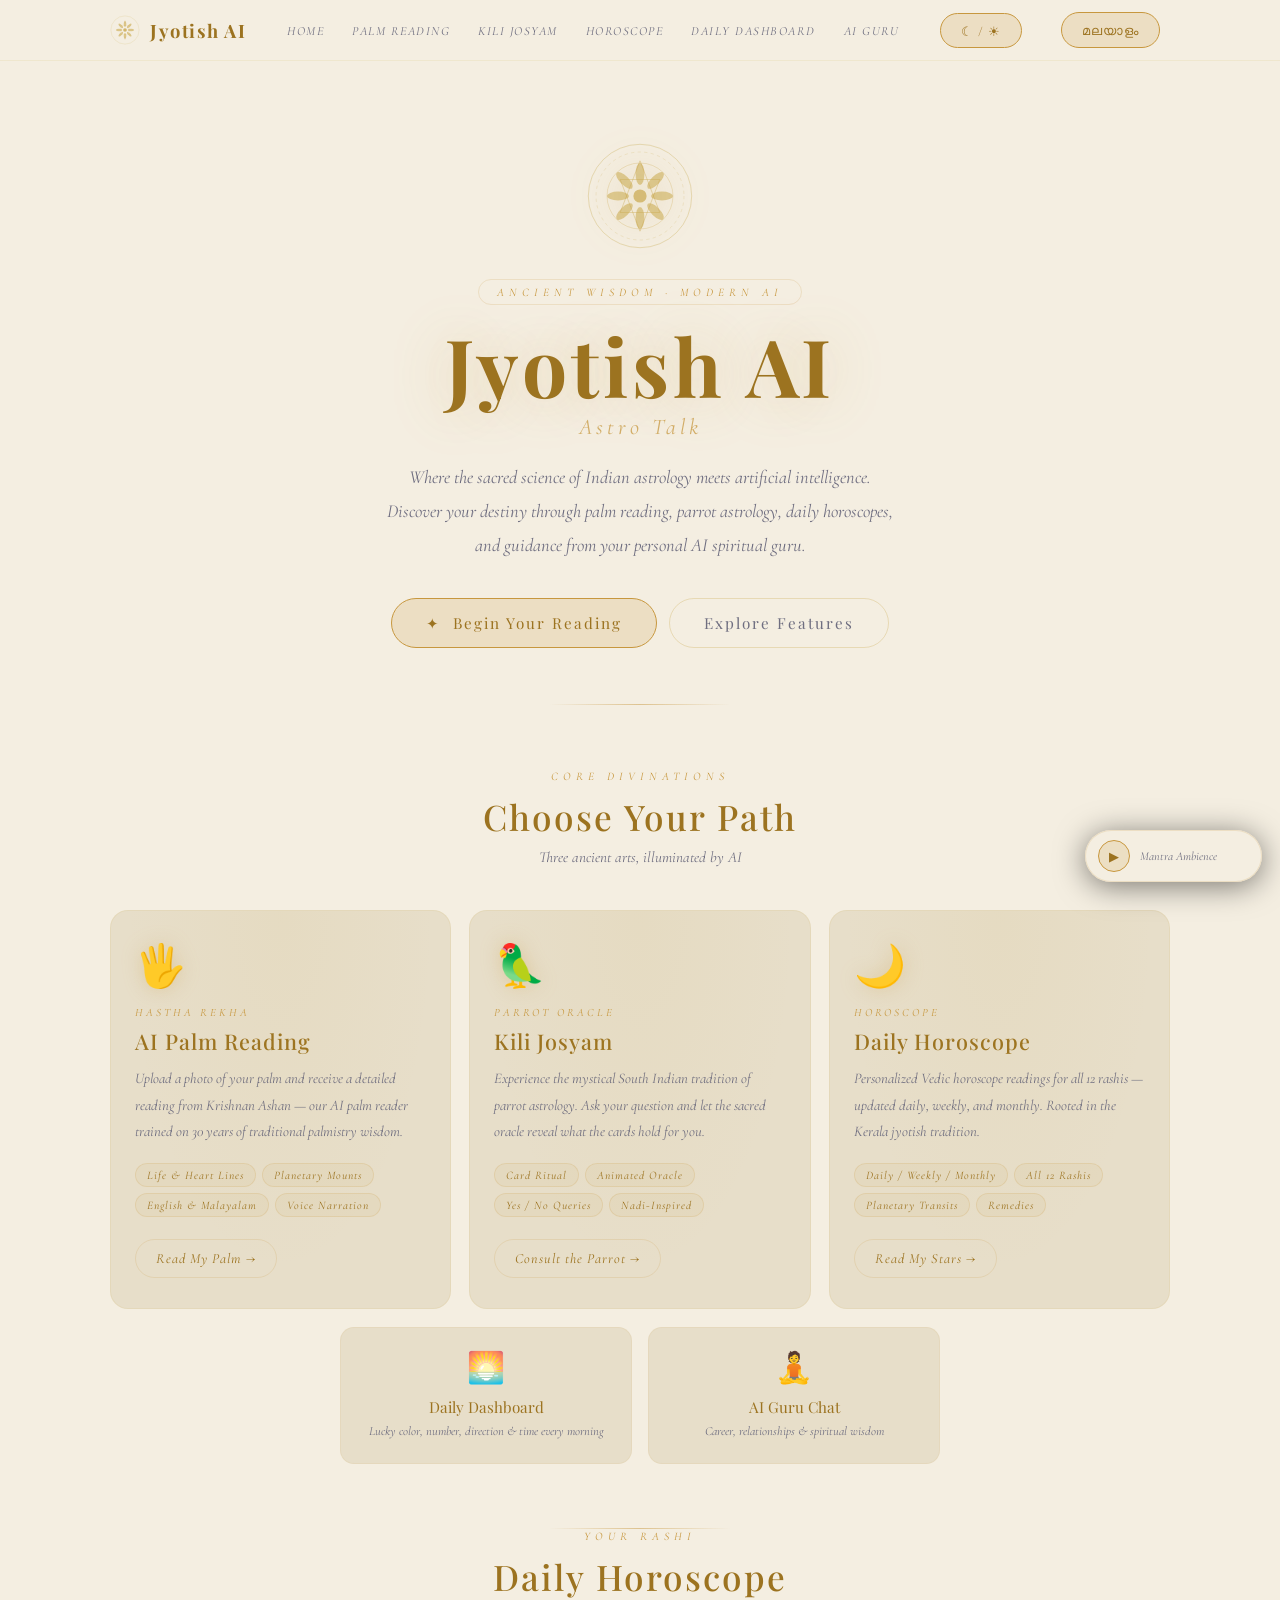
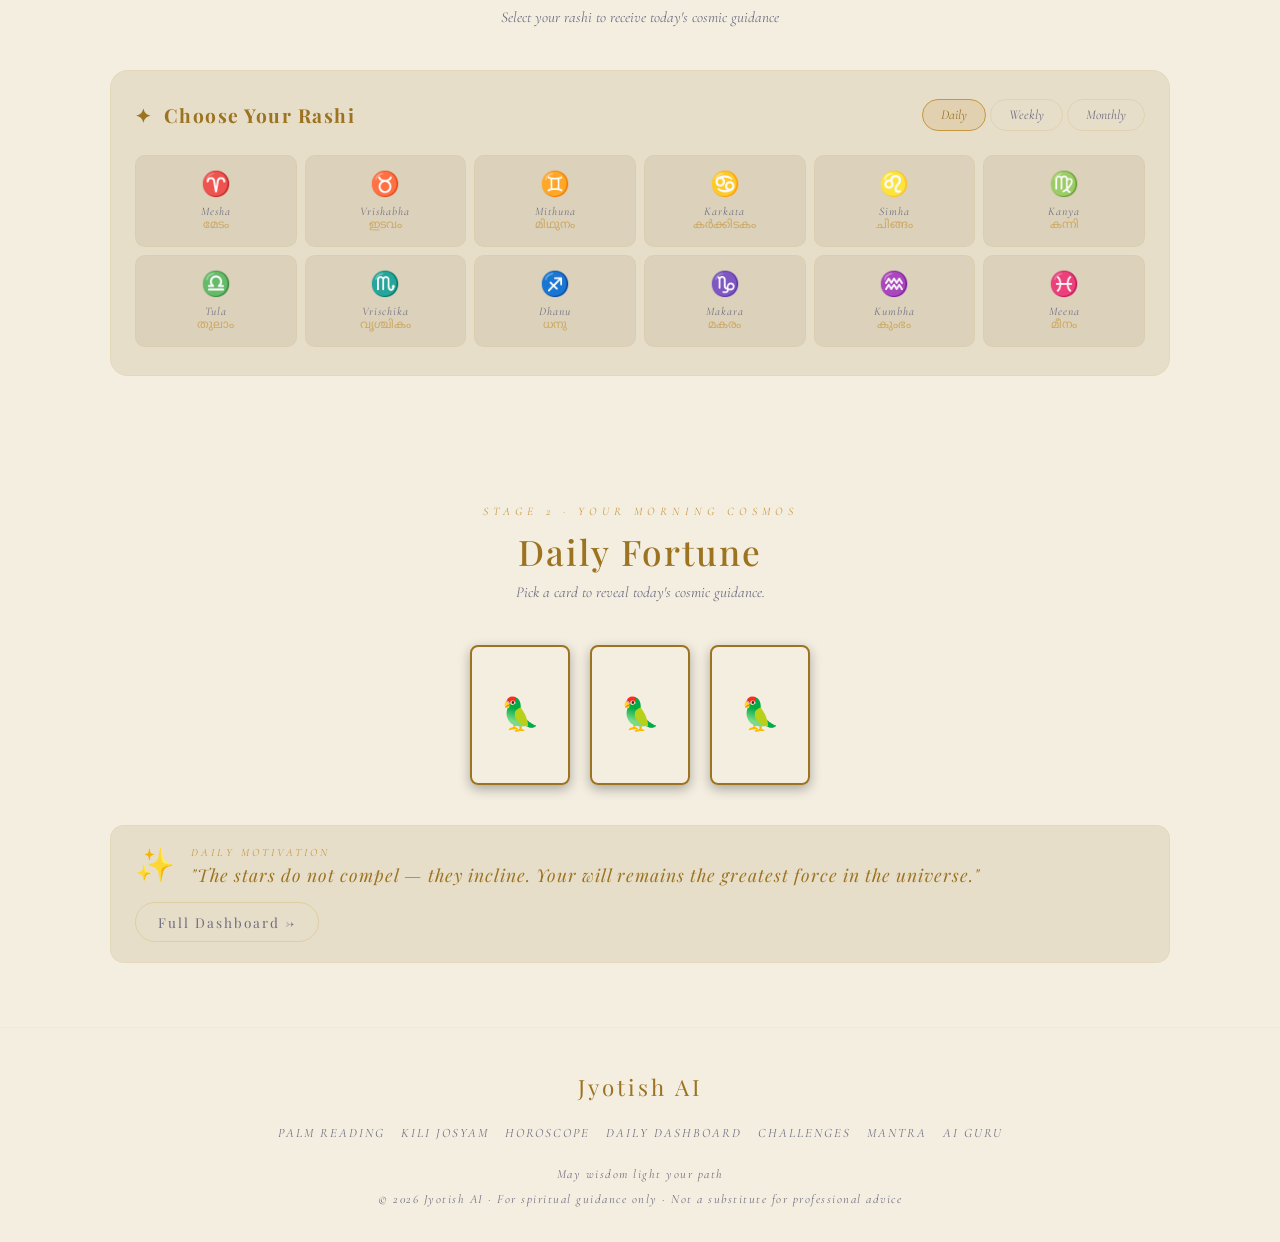
<file: frontend/index.html>
<!DOCTYPE html>
<html lang="en">

<head>
  <meta charset="UTF-8">
  <meta name="viewport" content="width=device-width, initial-scale=1.0">
  <title data-i18n="site_title">Jyotish AI</title>
  <link
    href="https://fonts.googleapis.com/css2?family=Playfair+Display:wght@400;500;700&family=Cormorant+Garamond:ital,wght@0,300;0,400;0,500;1,300;1,400&family=Noto+Sans+Malayalam:wght@300;400;500&display=swap"
    rel="stylesheet">
  <link rel="stylesheet" href="css/style.css">
</head>

<body>

  <!-- cosmos canvas -->
  <canvas id="cosmosCanvas"></canvas>

  <!-- ambient music -->
  <div class="music-bar">
    <button class="music-btn" id="musicBtn" onclick="toggleMusic()" aria-label="Toggle ambient music">▶</button>
    <span class="music-label">Mantra Ambience</span>
    <div class="music-waves" id="musicWaves">
      <span></span><span></span><span></span><span></span>
    </div>
  </div>

  <!-- mobile nav drawer -->
    <div class="nav-drawer" id="navDrawer" role="dialog" aria-label="Navigation menu">
    <button class="nav-drawer-close" onclick="closeDrawer()" aria-label="Close menu">✕</button>
    <a href="index.html" onclick="closeDrawer()"><span data-i18n="nav_home">Home</span></a>
    <a href="palm.html" onclick="closeDrawer()">Palm Reading</a>
    <a href="kili.html" onclick="closeDrawer()">Kili Josyam</a>
    <a href="horoscope.html" onclick="closeDrawer()">Horoscope</a>
    <a href="daily.html" onclick="closeDrawer()">Daily</a>
    <a href="guru.html" onclick="closeDrawer()">AI Guru</a>
  </div>

  <div class="page">

    <!-- NAV -->
    <nav>
      <div class="nav-inner">
        <a class="nav-logo" href="index.html">
          <svg viewBox="0 0 100 100" fill="none" aria-hidden="true">
            <circle cx="50" cy="50" r="47" stroke="#c9a84c" stroke-width="1" opacity=".5" />
            <circle cx="50" cy="50" r="6" fill="#c9a84c" opacity=".8" />
            <g opacity=".6">
              <ellipse cx="50" cy="30" rx="4" ry="10" fill="#c9a84c" />
              <ellipse cx="50" cy="30" rx="4" ry="10" fill="#c9a84c" transform="rotate(45,50,50)" />
              <ellipse cx="50" cy="30" rx="4" ry="10" fill="#c9a84c" transform="rotate(90,50,50)" />
              <ellipse cx="50" cy="30" rx="4" ry="10" fill="#c9a84c" transform="rotate(135,50,50)" />
              <ellipse cx="50" cy="30" rx="4" ry="10" fill="#c9a84c" transform="rotate(180,50,50)" />
              <ellipse cx="50" cy="30" rx="4" ry="10" fill="#c9a84c" transform="rotate(225,50,50)" />
              <ellipse cx="50" cy="30" rx="4" ry="10" fill="#c9a84c" transform="rotate(270,50,50)" />
              <ellipse cx="50" cy="30" rx="4" ry="10" fill="#c9a84c" transform="rotate(315,50,50)" />
            </g>
            <polygon points="50,18 68,65 32,65" stroke="#c9a84c" stroke-width="0.7" fill="none" opacity=".5" />
            <polygon points="50,82 32,35 68,35" stroke="#c9a84c" stroke-width="0.7" fill="none" opacity=".5" />
          </svg>
          <span data-i18n="site_title">Jyotish AI</span>
        </a>
                <ul class="nav-links">
          <li><a href="index.html"><span data-i18n="nav_home">Home</span></a></li>
          <li><a href="palm.html"><span data-i18n="nav_palm">Palm Reading</span></a></li>
          <li><a href="kili.html"><span data-i18n="nav_kili">Kili Josyam</span></a></li>
          <li><a href="horoscope.html"><span data-i18n="nav_horo">Horoscope</span></a></li>
          <li><a href="daily.html"><span data-i18n="nav_daily">Daily Dashboard</span></a></li>
          <li><a href="guru.html"><span data-i18n="nav_guru">AI Guru</span></a></li>
        </ul>
        <button class="nav-cta" id="themeToggler" style="margin-right:10px;" aria-label="Toggle Theme">☾ / ☀</button>
        <button class="nav-cta" id="langToggler" style="margin-right:10px;">മലയാളം</button>

        <button class="nav-burger" id="burgerBtn" onclick="openDrawer()" aria-label="Open menu">
          <span></span><span></span><span></span>
        </button>
      </div>
    </nav>

    <!-- ── HERO ── -->
    <section class="hero anim-fade-up">
      <div class="yantra-wrap">
        <svg viewBox="0 0 100 100" fill="none" aria-hidden="true">
          <circle cx="50" cy="50" r="47" stroke="#c9a84c" stroke-width="0.6" opacity=".5" />
          <circle cx="50" cy="50" r="40" stroke="#c9a84c" stroke-width="0.4" stroke-dasharray="3 3" opacity=".4" />
          <circle cx="50" cy="50" r="30" stroke="#c9a84c" stroke-width="0.6" opacity=".4" />
          <circle cx="50" cy="50" r="6" fill="#c9a84c" opacity=".7" />
          <g opacity=".55">
            <ellipse cx="50" cy="30" rx="4" ry="10" fill="#c9a84c" />
            <ellipse cx="50" cy="30" rx="4" ry="10" fill="#c9a84c" transform="rotate(45,50,50)" />
            <ellipse cx="50" cy="30" rx="4" ry="10" fill="#c9a84c" transform="rotate(90,50,50)" />
            <ellipse cx="50" cy="30" rx="4" ry="10" fill="#c9a84c" transform="rotate(135,50,50)" />
            <ellipse cx="50" cy="30" rx="4" ry="10" fill="#c9a84c" transform="rotate(180,50,50)" />
            <ellipse cx="50" cy="30" rx="4" ry="10" fill="#c9a84c" transform="rotate(225,50,50)" />
            <ellipse cx="50" cy="30" rx="4" ry="10" fill="#c9a84c" transform="rotate(270,50,50)" />
            <ellipse cx="50" cy="30" rx="4" ry="10" fill="#c9a84c" transform="rotate(315,50,50)" />
          </g>
          <polygon points="50,18 68,65 32,65" stroke="#c9a84c" stroke-width="0.7" fill="none" opacity=".5" />
          <polygon points="50,82 32,35 68,35" stroke="#c9a84c" stroke-width="0.7" fill="none" opacity=".5" />
        </svg>
      </div>
      <span class="hero-tag" data-i18n="hero_tag">Ancient Wisdom · Modern AI</span>
      <h1 data-i18n="site_title">Jyotish AI</h1>
      <p class="hero-ml" data-i18n="hero_ml">Astro Talk</p>
      <p class="hero-p" data-i18n="hero_p">Where the sacred science of Indian astrology meets artificial intelligence.
        Discover your destiny through palm reading, parrot astrology, daily horoscopes, and guidance from your personal
        AI spiritual guru.</p>
      <div class="hero-btns">
        <button class="btn-primary" onclick="window.location.href='palm.html'" data-i18n="btn_begin">✦ &nbsp;Begin Your
          Reading</button>
        <button class="btn-ghost" onclick="document.getElementById('features').scrollIntoView({behavior:'smooth'})"
          data-i18n="btn_explore">Explore Features</button>
      </div>
    </section>

    <div class="divider" style="margin-bottom:0"></div>

    <!-- ── CORE FEATURES ── -->
    <section class="section" id="features">
      <p class="section-eyebrow" data-i18n="core_eyebrow">Core Divinations</p>
      <h2 class="section-title" data-i18n="core_title">Choose Your Path</h2>
      <p class="section-sub" data-i18n="core_sub">Three ancient arts, illuminated by AI</p>

      <div class="feat-grid">
        <!-- PALM -->
        <div class="feat-card">
          <span class="feat-icon">🖐</span>
          <span class="feat-tag" data-i18n="palm_tag">Hastha Rekha</span>
          <h3 class="feat-title" data-i18n="palm_title">AI Palm Reading</h3>
          <p class="feat-desc" data-i18n="palm_desc">Upload a photo of your palm and receive a detailed reading from
            Krishnan Ashan — our AI palm reader trained on 30 years of traditional palmistry wisdom.</p>
          <div class="feat-pills">
            <span class="feat-pill">Life & Heart Lines</span>
            <span class="feat-pill">Planetary Mounts</span>
            <span class="feat-pill">English & Malayalam</span>
            <span class="feat-pill">Voice Narration</span>
          </div>
          <button class="feat-btn" onclick="window.location.href='palm.html'" data-i18n="read_palm">Read My Palm
            →</button>
        </div>

        <!-- KILI -->
        <div class="feat-card">
          <span class="feat-icon">🦜</span>
          <span class="feat-tag" data-i18n="kili_tag">Parrot Oracle</span>
          <h3 class="feat-title" data-i18n="kili_title">Kili Josyam</h3>
          <p class="feat-desc" data-i18n="kili_desc">Experience the mystical South Indian tradition of parrot astrology.
            Ask your question and let the sacred oracle reveal what the cards hold for you.</p>
          <div class="feat-pills">
            <span class="feat-pill">Card Ritual</span>
            <span class="feat-pill">Animated Oracle</span>
            <span class="feat-pill">Yes / No Queries</span>
            <span class="feat-pill">Nadi-Inspired</span>
          </div>
          <button class="feat-btn" onclick="window.location.href='kili.html'" data-i18n="consult_parrot">Consult the
            Parrot →</button>
        </div>

        <!-- HOROSCOPE -->
        <div class="feat-card">
          <span class="feat-icon">🌙</span>
          <span class="feat-tag" data-i18n="horo_tag">Horoscope</span>
          <h3 class="feat-title" data-i18n="horo_title">Daily Horoscope</h3>
          <p class="feat-desc" data-i18n="horo_desc">Personalized Vedic horoscope readings for all 12 rashis — updated
            daily, weekly, and monthly. Rooted in the Kerala jyotish tradition.</p>
          <div class="feat-pills">
            <span class="feat-pill">Daily / Weekly / Monthly</span>
            <span class="feat-pill">All 12 Rashis</span>
            <span class="feat-pill">Planetary Transits</span>
            <span class="feat-pill">Remedies</span>
          </div>
          <button class="feat-btn" onclick="window.location.href='horoscope.html'" data-i18n="read_stars">Read My Stars
            →</button>
        </div>
      </div>

      <!-- Small tiles -->
      <div class="tiles-grid">
        <div class="tile" onclick="window.location.href='daily.html'">
          <span class="tile-icon">🌅</span>
          <p class="tile-title" data-i18n="daily_title">Daily Dashboard</p>
          <p class="tile-desc" data-i18n="daily_desc">Lucky color, number, direction & time every morning</p>
        </div>
        <div class="tile" onclick="window.location.href='guru.html'">
          <span class="tile-icon">🧘</span>
          <p class="tile-title" data-i18n="guru_title">AI Guru Chat</p>
          <p class="tile-desc" data-i18n="guru_desc">Career, relationships & spiritual wisdom</p>
        </div>
      </div>
    </section>

    <div class="divider"></div>

    <!-- ── HOROSCOPE RASHI PICKER ── -->
    <section class="section" id="horoscope" style="padding-top:0">
      <p class="section-eyebrow" data-i18n="horo_eyebrow">Your Rashi</p>
      <h2 class="section-title" data-i18n="horo_title">Daily Horoscope</h2>
      <p class="section-sub" data-i18n="horo_sub">Select your rashi to receive today's cosmic guidance</p>

      <div class="horo-wrap">
        <div class="horo-top">
          <h3 data-i18n="choose_rashi">✦ &nbsp;Choose Your Rashi</h3>
          <div class="tab-row" id="horoTabs">
            <button class="tab-btn active" data-tab="daily" data-i18n="tab_daily">Daily</button>
            <button class="tab-btn" data-tab="weekly" data-i18n="tab_weekly">Weekly</button>
            <button class="tab-btn" data-tab="monthly" data-i18n="tab_monthly">Monthly</button>
          </div>
        </div>
        <div class="rashi-grid">
          <div class="rashi-item" onclick="goRashi('mesha')">
            <div class="rashi-sym">♈</div>
            <div class="rashi-name">Mesha</div>
            <div class="rashi-ml">മേടം</div>
          </div>
          <div class="rashi-item" onclick="goRashi('vrishabha')">
            <div class="rashi-sym">♉</div>
            <div class="rashi-name">Vrishabha</div>
            <div class="rashi-ml">ഇടവം</div>
          </div>
          <div class="rashi-item" onclick="goRashi('mithuna')">
            <div class="rashi-sym">♊</div>
            <div class="rashi-name">Mithuna</div>
            <div class="rashi-ml">മിഥുനം</div>
          </div>
          <div class="rashi-item" onclick="goRashi('karkata')">
            <div class="rashi-sym">♋</div>
            <div class="rashi-name">Karkata</div>
            <div class="rashi-ml">കർക്കിടകം</div>
          </div>
          <div class="rashi-item" onclick="goRashi('simha')">
            <div class="rashi-sym">♌</div>
            <div class="rashi-name">Simha</div>
            <div class="rashi-ml">ചിങ്ങം</div>
          </div>
          <div class="rashi-item" onclick="goRashi('kanya')">
            <div class="rashi-sym">♍</div>
            <div class="rashi-name">Kanya</div>
            <div class="rashi-ml">കന്നി</div>
          </div>
          <div class="rashi-item" onclick="goRashi('tula')">
            <div class="rashi-sym">♎</div>
            <div class="rashi-name">Tula</div>
            <div class="rashi-ml">തുലാം</div>
          </div>
          <div class="rashi-item" onclick="goRashi('vrischika')">
            <div class="rashi-sym">♏</div>
            <div class="rashi-name">Vrischika</div>
            <div class="rashi-ml">വൃശ്ചികം</div>
          </div>
          <div class="rashi-item" onclick="goRashi('dhanu')">
            <div class="rashi-sym">♐</div>
            <div class="rashi-name">Dhanu</div>
            <div class="rashi-ml">ധനു</div>
          </div>
          <div class="rashi-item" onclick="goRashi('makara')">
            <div class="rashi-sym">♑</div>
            <div class="rashi-name">Makara</div>
            <div class="rashi-ml">മകരം</div>
          </div>
          <div class="rashi-item" onclick="goRashi('kumbha')">
            <div class="rashi-sym">♒</div>
            <div class="rashi-name">Kumbha</div>
            <div class="rashi-ml">കുംഭം</div>
          </div>
          <div class="rashi-item" onclick="goRashi('meena')">
            <div class="rashi-sym">♓</div>
            <div class="rashi-name">Meena</div>
            <div class="rashi-ml">മീനം</div>
          </div>
        </div>
      </div>
    </section>

    <!-- ── DAILY DASHBOARD / KILI CARDS ── -->
    <section class="section" id="daily">
      <p class="section-eyebrow" data-i18n="daily_eyebrow">Stage 2 · Your Morning Cosmos</p>
      <h2 class="section-title" data-i18n="daily_fortune_title">Daily Fortune</h2>
      <p class="section-sub" data-i18n="daily_fortune_sub">Pick a card to reveal today's cosmic guidance.</p>

      <!-- Fortune Cards Widget -->
      <div class="fortune-widget" id="fortuneWidget">
        <div class="fortune-cards-container">
          <div class="fortune-card" onclick="pickFortuneCard(0)">
            <div class="fortune-card-inner">
              <div class="fortune-card-front">
                <span>🦜</span>
              </div>
              <div class="fortune-card-back">
                <div class="fc-symbol" id="fcSym0"></div>
                <div class="fc-name" id="fcName0"></div>
              </div>
            </div>
          </div>
          <div class="fortune-card" onclick="pickFortuneCard(1)">
            <div class="fortune-card-inner">
              <div class="fortune-card-front">
                <span>🦜</span>
              </div>
              <div class="fortune-card-back">
                <div class="fc-symbol" id="fcSym1"></div>
                <div class="fc-name" id="fcName1"></div>
              </div>
            </div>
          </div>
          <div class="fortune-card" onclick="pickFortuneCard(2)">
            <div class="fortune-card-inner">
              <div class="fortune-card-front">
                <span>🦜</span>
              </div>
              <div class="fortune-card-back">
                <div class="fc-symbol" id="fcSym2"></div>
                <div class="fc-name" id="fcName2"></div>
              </div>
            </div>
          </div>
        </div>

        <div id="fortuneResult" class="fortune-result" style="display:none; text-align:center; margin-top:30px;">
          <p class="fc-short-msg" id="fcShortMsg" style="font-size: 1.2rem; color: var(--gold-l); font-style: italic; margin-bottom: 15px;"></p>
          <p class="fc-teaser" style="color: var(--text-m); margin-bottom: 25px; font-size: 0.95rem;" data-i18n="daily_fortune_teaser">✨ The Parrot senses there is more to reveal...</p>
          <button class="btn-primary" onclick="continueToKili()" data-i18n="daily_fortune_cta">Continue to Kili Josyam →</button>
        </div>
      </div>

      <div class="dash-grid" style="margin-top: 40px;">
        <!-- motivation full width -->
        <div class="dash-motivation">
          <div style="font-size:2rem;">✨</div>
          <div>
            <div class="dm-label" data-i18n="motivation_label">Daily Motivation</div>
            <div class="dm-text" data-i18n="motivation_text">"The stars do not compel — they incline. Your will remains
              the greatest force in the universe."</div>
          </div>
          <button class="btn-ghost" style="padding:10px 22px;font-size:.85rem;flex-shrink:0;"
            onclick="window.location.href='daily.html'" data-i18n="full_dashboard">Full Dashboard →</button>
        </div>
      </div>
    </section>

    <!-- ── FOOTER ── -->
    <footer>
      <div class="foot-logo" data-i18n="site_title">Jyotish AI</div>
      <ul class="foot-links">
        <li><a href="palm.html">Palm Reading</a></li>
        <li><a href="kili.html">Kili Josyam</a></li>
        <li><a href="horoscope.html">Horoscope</a></li>
        <li><a href="daily.html">Daily Dashboard</a></li>
        <li><a href="challenges.html">Challenges</a></li>
        <li><a href="mantra.html">Mantra</a></li>
        <li><a href="guru.html">AI Guru</a></li>
      </ul>
      <p class="foot-copy">
        <span data-i18n="foot_copy">May wisdom light your path<br>© 2026 Jyotish AI · For spiritual guidance only · Not
          a substitute for professional advice</span>
      </p>
    </footer>

  </div><!-- /.page -->

  <script src="js/i18n.js"></script>
  <script src="js/script.js"></script>
</body>

</html>
</file>
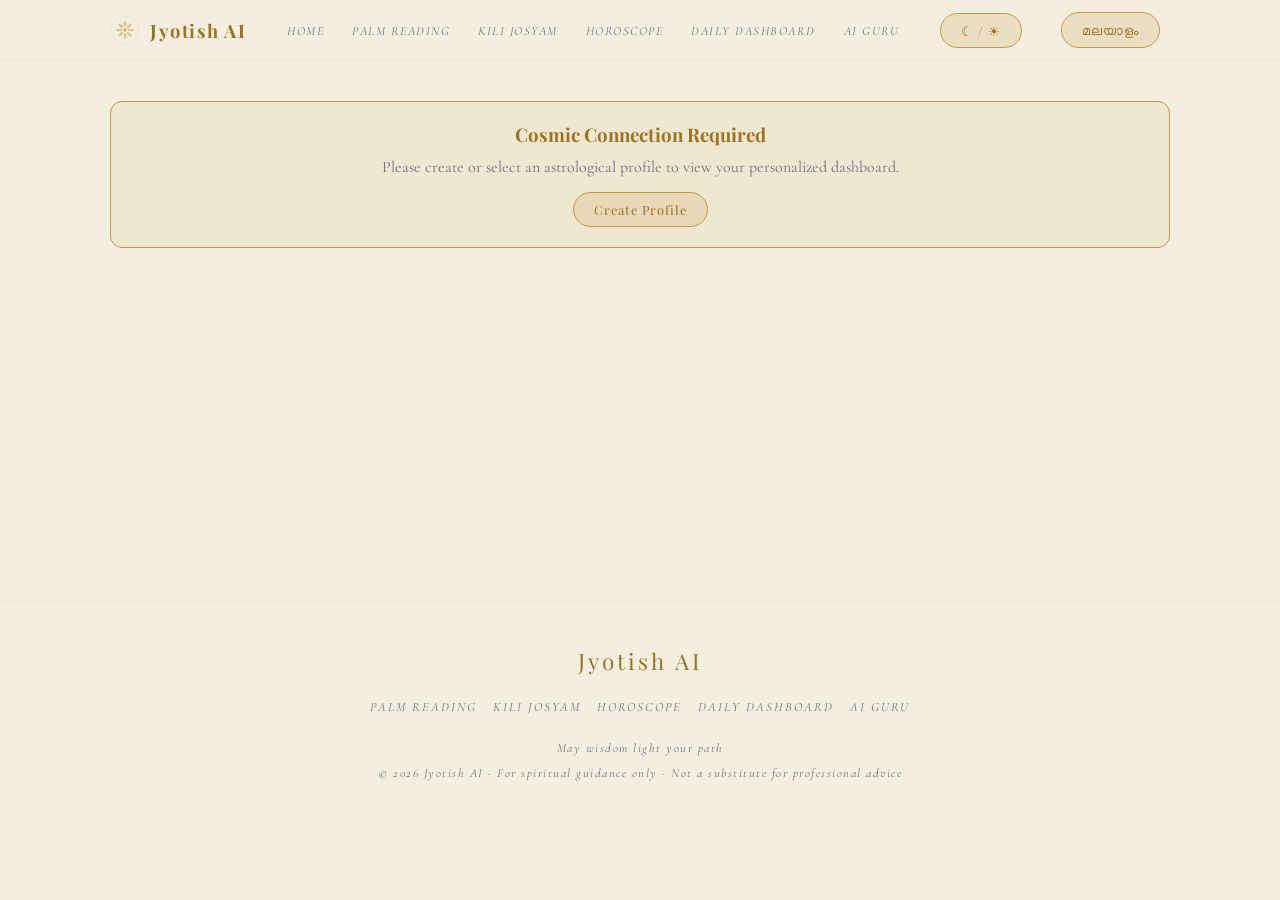
<file: frontend/daily.html>
<!DOCTYPE html>
<html lang="en">
<head>
  <meta charset="UTF-8">
  <meta name="viewport" content="width=device-width, initial-scale=1.0">
  <title data-i18n="daily_title">Daily Dashboard - Jyotish AI</title>
  
  <link href="https://fonts.googleapis.com/css2?family=Playfair+Display:wght@400;500;700&family=Noto+Sans+Malayalam:wght@300;400;500&display=swap" rel="stylesheet">
  <link href="https://fonts.googleapis.com/css2?family=Cormorant+Garamond:wght@500;600;700&family=EB+Garamond:ital@0;1&family=Space+Mono:wght@400;700&display=swap" rel="stylesheet">
  
  <link rel="stylesheet" href="css/style.css?v=2">
  <link rel="stylesheet" href="css/profiles.css">
  <link rel="stylesheet" href="css/daily.css">
</head>
<body>
  <!-- cosmos canvas -->
  <canvas id="cosmosCanvas"></canvas>

  <!-- mobile nav drawer -->
    <div class="nav-drawer" id="navDrawer" role="dialog" aria-label="Navigation menu">
    <button class="nav-drawer-close" onclick="closeDrawer()" aria-label="Close menu">✕</button>
    <a href="index.html" onclick="closeDrawer()"><span data-i18n="nav_home">Home</span></a>
    <a href="palm.html" onclick="closeDrawer()">Palm Reading</a>
    <a href="kili.html" onclick="closeDrawer()">Kili Josyam</a>
    <a href="horoscope.html" onclick="closeDrawer()">Horoscope</a>
    <a href="daily.html" onclick="closeDrawer()">Daily</a>
    <a href="guru.html" onclick="closeDrawer()">AI Guru</a>
  </div>

  <div class="page">
    <nav>
      <div class="nav-inner">
        <a class="nav-logo" href="index.html">
          <svg viewBox="0 0 100 100" fill="none" aria-hidden="true">
            <circle cx="50" cy="50" r="47" stroke="#c9a84c" stroke-width="1" opacity=".5" />
            <circle cx="50" cy="50" r="6" fill="#c9a84c" opacity=".8" />
            <g opacity=".6">
              <ellipse cx="50" cy="30" rx="4" ry="10" fill="#c9a84c" />
              <ellipse cx="50" cy="30" rx="4" ry="10" fill="#c9a84c" transform="rotate(45,50,50)" />
              <ellipse cx="50" cy="30" rx="4" ry="10" fill="#c9a84c" transform="rotate(90,50,50)" />
              <ellipse cx="50" cy="30" rx="4" ry="10" fill="#c9a84c" transform="rotate(135,50,50)" />
              <ellipse cx="50" cy="30" rx="4" ry="10" fill="#c9a84c" transform="rotate(180,50,50)" />
              <ellipse cx="50" cy="30" rx="4" ry="10" fill="#c9a84c" transform="rotate(225,50,50)" />
              <ellipse cx="50" cy="30" rx="4" ry="10" fill="#c9a84c" transform="rotate(270,50,50)" />
              <ellipse cx="50" cy="30" rx="4" ry="10" fill="#c9a84c" transform="rotate(315,50,50)" />
            </g>
            <polygon points="50,18 68,65 32,65" stroke="#c9a84c" stroke-width="0.7" fill="none" opacity=".5" />
            <polygon points="50,82 32,35 68,35" stroke="#c9a84c" stroke-width="0.7" fill="none" opacity=".5" />
          </svg>
          <span data-i18n="site_title">Jyotish AI</span>
        </a>
                <ul class="nav-links">
          <li><a href="index.html"><span data-i18n="nav_home">Home</span></a></li>
          <li><a href="palm.html"><span data-i18n="nav_palm">Palm Reading</span></a></li>
          <li><a href="kili.html"><span data-i18n="nav_kili">Kili Josyam</span></a></li>
          <li><a href="horoscope.html"><span data-i18n="nav_horo">Horoscope</span></a></li>
          <li><a href="daily.html"><span data-i18n="nav_daily">Daily Dashboard</span></a></li>
          <li><a href="guru.html"><span data-i18n="nav_guru">AI Guru</span></a></li>
        </ul>
        <button class="nav-cta" id="themeToggler" style="margin-right:10px;" aria-label="Toggle Theme">☾ / ☀</button>
        <button class="nav-cta" id="langToggler" style="margin-right:10px;">മലയാളം</button>

        <button class="nav-burger" id="burgerBtn" onclick="openDrawer()" aria-label="Open menu">
          <span></span><span></span><span></span>
        </button>
      </div>
    </nav>

    <section class="section" style="padding-top: 40px; position: relative; min-height: 60vh;">
      
      <!-- Profile Warning (if no profile selected) -->
      <div id="dashboardWarning" style="display:none; text-align:center; padding: 20px; background: rgba(201, 168, 76, 0.1); border: 1px solid var(--gold); border-radius: 12px; margin-bottom: 30px;">
        <h3 style="color: var(--gold-l); margin-bottom: 10px; font-family: 'Playfair Display', serif;">Cosmic Connection Required</h3>
        <p style="color: var(--text-d); margin-bottom: 15px;">Please create or select an astrological profile to view your personalized dashboard.</p>
        <button class="nav-cta" onclick="window.location.href='horoscope.html'">Create Profile</button>
      </div>

      <!-- Loading State -->
      <div id="loadingOverlay" class="loading-overlay">
        <div class="yantra-wrap" style="width: 80px; height: 80px;">
          <svg viewBox="0 0 100 100" fill="none">
            <circle cx="50" cy="50" r="48" stroke="#c9a84c" stroke-width="1" opacity=".5"></circle>
            <polygon points="50,15 80,75 20,75" stroke="#c9a84c" stroke-width="1" fill="none" opacity=".8"></polygon>
            <polygon points="50,85 20,25 80,25" stroke="#c9a84c" stroke-width="1" fill="none" opacity=".8"></polygon>
          </svg>
        </div>
        <div class="loading-text" id="loadingText" data-i18n="dash_loading">Aligning the Stars...</div>
      </div>

      <!-- Main Dashboard Content -->
      <div id="dashboardContent" style="display: none; opacity: 0; transition: opacity 0.5s ease-in-out;">
        
        <!-- Streak Header -->
        <div class="streak-header">
          <div class="streak-welcome" id="welcomeMessage">Good Morning, Seeker.</div>
          <div class="streak-counter" title="Daily Visit Streak">
            <span id="streakFire">🔥</span> <div id="streakCount">1 Day Streak</div>
          </div>
        </div>

        <!-- Energy Score -->
        <div class="energy-card">
          <div class="energy-title" data-i18n="dash_energy">Cosmic Energy Score</div>
          <div class="energy-value" id="energyScoreVal">0%</div>
          <div class="energy-stars" id="energyStars">☆☆☆☆☆</div>
          <div class="energy-desc" id="energyDesc">Analyzing planetary positions...</div>
        </div>

        <!-- Life Ratings -->
        <div class="ratings-grid">
          <div class="rating-item">
            <div class="rating-header"><span data-i18n="dash_career">Career</span><span id="valCareer">0/10</span></div>
            <div class="rating-bar-bg"><div class="rating-bar-fill" id="barCareer"></div></div>
          </div>
          <div class="rating-item">
            <div class="rating-header"><span data-i18n="dash_finance">Finance</span><span id="valFinance">0/10</span></div>
            <div class="rating-bar-bg"><div class="rating-bar-fill" id="barFinance"></div></div>
          </div>
          <div class="rating-item">
            <div class="rating-header"><span data-i18n="dash_love">Love</span><span id="valLove">0/10</span></div>
            <div class="rating-bar-bg"><div class="rating-bar-fill" id="barLove"></div></div>
          </div>
          <div class="rating-item">
            <div class="rating-header"><span data-i18n="dash_health">Health</span><span id="valHealth">0/10</span></div>
            <div class="rating-bar-bg"><div class="rating-bar-fill" id="barHealth"></div></div>
          </div>
          <div class="rating-item">
            <div class="rating-header"><span data-i18n="dash_family">Family</span><span id="valFamily">0/10</span></div>
            <div class="rating-bar-bg"><div class="rating-bar-fill" id="barFamily"></div></div>
          </div>
        </div>

        <!-- Best Activities Chips -->
        <div class="astro-details" id="bestActivitiesContainer" style="justify-content: center; margin-bottom: 24px;">
          <!-- Chips injected by JS -->
        </div>

        <!-- Guru Insight -->
        <div class="insight-card">
          <div class="insight-icon">🕉️</div>
          <div class="insight-content">
            <h4 data-i18n="dash_guru">Guru's Insight</h4>
            <p id="guruInsightText">Loading wisdom...</p>
          </div>
        </div>

        <!-- Do and Avoid -->
        <div class="do-avoid-container">
          <div class="da-card good">
            <div class="da-title" data-i18n="dash_good">Favorable Today</div>
            <ul class="da-list" id="doList">
            </ul>
          </div>
          <div class="da-card bad">
            <div class="da-title" data-i18n="dash_bad">Avoid Today</div>
            <ul class="da-list" id="avoidList">
            </ul>
          </div>
        </div>

        <!-- Focus & Motivation -->
        <div class="dash-grid" style="margin-bottom: 30px;">
          <div class="dash-card span-2">
            <div class="dash-label" data-i18n="dash_focus">Daily Focus</div>
            <div class="dash-value" id="dailyFocus" style="font-size: 1.1rem; line-height: 1.4; padding-top: 10px;">-</div>
          </div>
          <div class="dash-card span-2">
            <div class="dash-label" data-i18n="dash_ref">Reflection Question</div>
            <div class="dash-value" id="dailyReflection" style="font-size: 1.1rem; line-height: 1.4; padding-top: 10px;">-</div>
          </div>
          <div class="dash-motivation">
            <div style="flex:1;">
              <div class="dm-label" data-i18n="dash_mot">Motivation</div>
              <div class="dash-value" id="dailyMotivation" style="font-size: 1.2rem; font-style: italic;">-</div>
            </div>
            <div style="font-size: 2.5rem; opacity: 0.5;">✨</div>
          </div>
        </div>

        <!-- Lucky Elements -->
        <div class="section-eyebrow" style="margin-top: 40px;" data-i18n="dash_ausp">Auspicious Alignments</div>
        <h2 class="section-title" data-i18n="dash_lucky">Lucky Elements</h2>
        <div class="dash-grid" style="margin-bottom: 40px;">
          <div class="dash-card">
            <div class="dash-icon-wrap saffron">🎨</div>
            <div class="dash-label" data-i18n="dash_color">Color</div>
            <div class="dash-value" id="luckyColor">-</div>
          </div>
          <div class="dash-card">
            <div class="dash-icon-wrap num">#</div>
            <div class="dash-label" data-i18n="dash_number">Number</div>
            <div class="dash-value" id="luckyNumber">-</div>
          </div>
          <div class="dash-card">
            <div class="dash-icon-wrap indigo">🧭</div>
            <div class="dash-label" data-i18n="dash_dir">Direction</div>
            <div class="dash-value" id="luckyDirection">-</div>
          </div>
          <div class="dash-card">
            <div class="dash-icon-wrap teal">⏰</div>
            <div class="dash-label" data-i18n="dash_time">Time</div>
            <div class="dash-value" id="luckyTime">-</div>
          </div>
        </div>

        <!-- Spiritual Guidance -->
        <div class="insight-card" style="background: rgba(201, 168, 76, 0.05); border-color: rgba(201, 168, 76, 0.3);">
          <div class="insight-icon">📿</div>
          <div class="insight-content" style="width: 100%;">
            <div class="responsive-grid-2">
              <div>
                <h4 style="color: var(--gold-l);" data-i18n="dash_mantra">Recommended Mantra</h4>
                <p id="dailyMantra" style="font-weight: 600;">-</p>
              </div>
              <div>
                <h4 style="color: var(--gold-l);" data-i18n="dash_aff">Positive Affirmation</h4>
                <p id="dailyAffirmation">-</p>
              </div>
            </div>
          </div>
        </div>

        <!-- Astrology Details & Panchangam -->
        <div class="responsive-grid-2" style="margin-bottom: 30px;">
          
          <div class="da-card">
            <div class="da-title" style="color: var(--gold-l);" data-i18n="dash_astro">Astrology Details</div>
            <ul class="da-list">
              <li><span style="color: var(--text-d); width: 100px;" data-i18n="dash_zodiac">Zodiac</span><strong id="astroZodiac">-</strong></li>
              <li><span style="color: var(--text-d); width: 100px;" data-i18n="dash_nak">Nakshatra</span><strong id="astroNakshatra">-</strong></li>
              <li><span style="color: var(--text-d); width: 100px;" data-i18n="dash_moon">Moon Phase</span><strong id="astroMoon">-</strong></li>
              <li><span style="color: var(--text-d); width: 100px;" data-i18n="dash_planet">Planet</span><strong id="astroPlanet">-</strong></li>
            </ul>
          </div>

          <div class="da-card">
            <div class="da-title" style="color: var(--gold-l);" data-i18n="dash_panch">Panchangam (Today)</div>
            <div class="panchangam-grid">
              <div class="panch-card">
                <div class="panch-title">Rahu Kalam</div>
                <div class="panch-time" id="panchRahu">-</div>
              </div>
              <div class="panch-card">
                <div class="panch-title">Yamagandam</div>
                <div class="panch-time" id="panchYama">-</div>
              </div>
              <div class="panch-card">
                <div class="panch-title">Gulika</div>
                <div class="panch-time" id="panchGulika">-</div>
              </div>
              <div class="panch-card">
                <div class="panch-title">Abhijit</div>
                <div class="panch-time" id="panchAbhijit">-</div>
              </div>
            </div>
          </div>
        </div>

        <!-- Ask Guru CTA -->
        <div class="ask-guru-cta">
          <button class="ask-guru-btn" onclick="askGuruAboutToday()">
            <span>🕉️</span>
            <span data-i18n="dash_ask">Ask Guru About Today</span>
          </button>
        </div>

      </div>
    </section>

    <!-- ── FOOTER ── -->
    <footer>
      <div class="foot-logo" data-i18n="site_title">Jyotish AI</div>
      <ul class="foot-links">
        <li><a href="palm.html">Palm Reading</a></li>
        <li><a href="kili.html">Kili Josyam</a></li>
        <li><a href="horoscope.html">Horoscope</a></li>
        <li><a href="daily.html">Daily Dashboard</a></li>
        <li><a href="guru.html">AI Guru</a></li>
      </ul>
      <p class="foot-copy">
        <span data-i18n="foot_copy">May wisdom light your path<br>© 2026 Jyotish AI · For spiritual guidance only · Not a substitute for professional advice</span>
      </p>
    </footer>

  </div><!-- /.page -->

  <script src="js/i18n.js?v=2"></script>
  <script src="js/profiles.js"></script>
  <script src="js/script.js?v=2"></script>
  <script src="js/daily.js"></script>
</body>
</html>
</file>
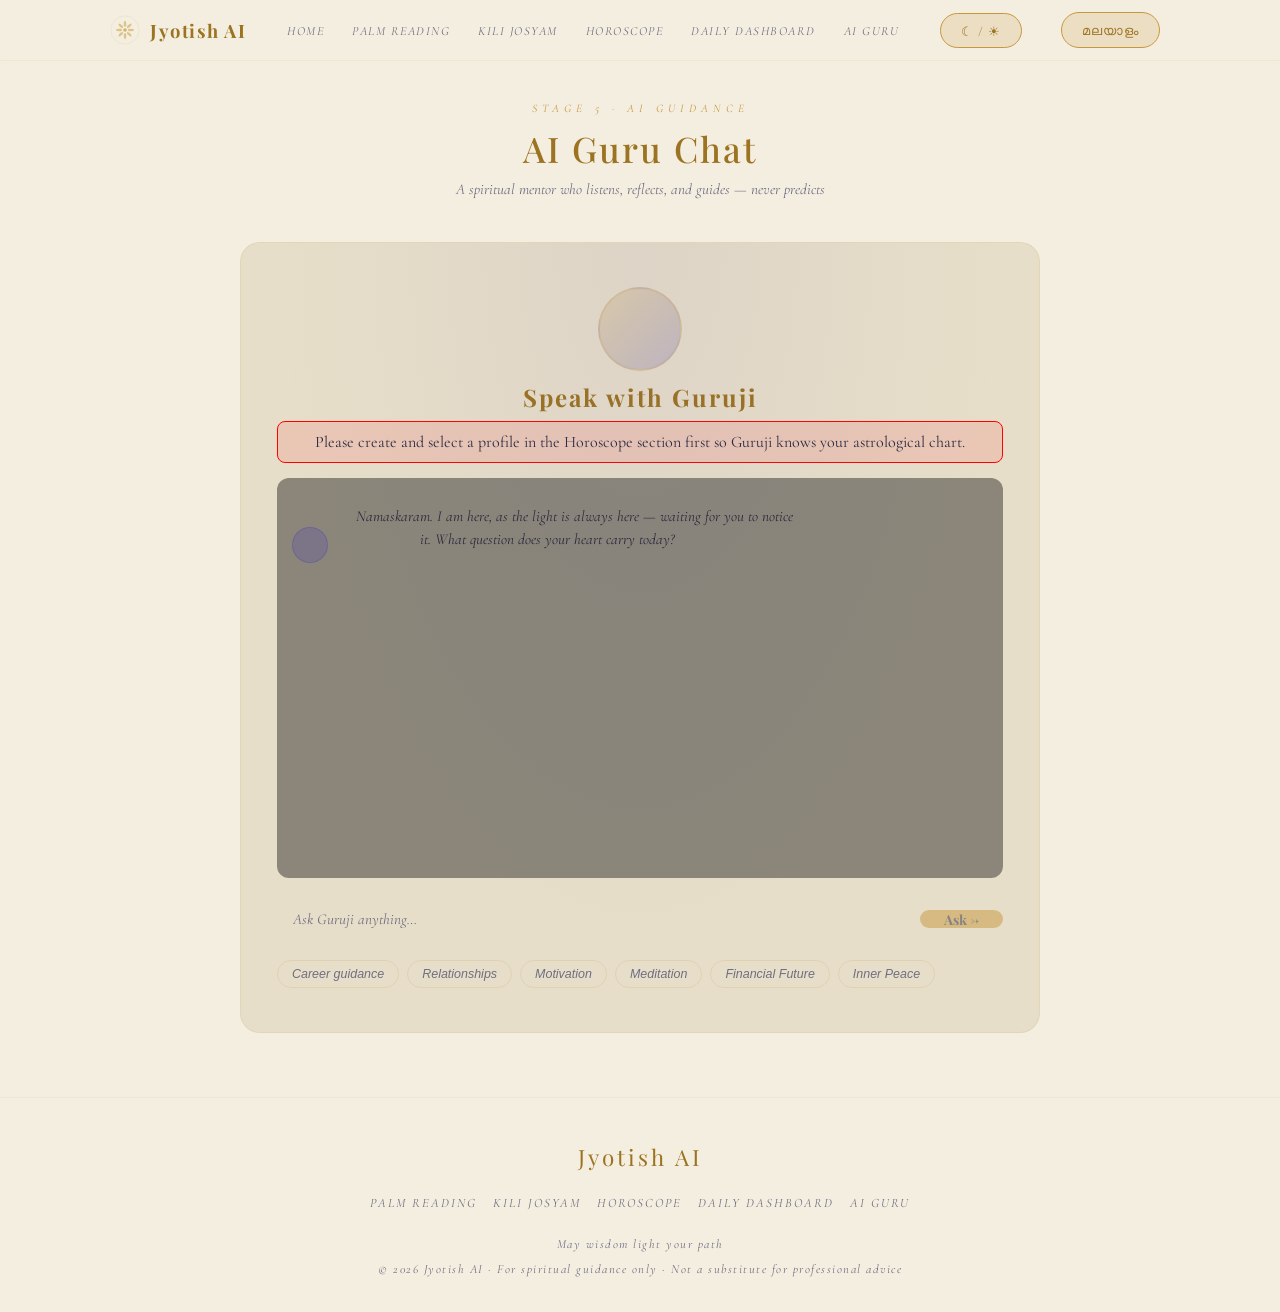
<file: frontend/guru.html>
<!DOCTYPE html>
<html lang="en">

<head>
  <meta charset="UTF-8">
  <meta name="viewport" content="width=device-width, initial-scale=1.0">
  <title data-i18n="guru_title">AI Guru - Jyotish AI</title>

  <link
    href="https://fonts.googleapis.com/css2?family=Playfair+Display:wght@400;500;700&family=Noto+Sans+Malayalam:wght@300;400;500&display=swap"
    rel="stylesheet">
  <link
    href="https://fonts.googleapis.com/css2?family=Cormorant+Garamond:wght@500;600;700&family=EB+Garamond:ital@0;1&family=Space+Mono:wght@400;700&display=swap"
    rel="stylesheet">

  <link rel="stylesheet" href="css/style.css?v=2">
  <link rel="stylesheet" href="css/profiles.css">
  <style>
    /* Guru specific styling additions that aren't in style.css yet */
    .chat-window {
      height: 400px;
      overflow-y: auto;
      scroll-behavior: smooth;
      display: flex;
      flex-direction: column;
      gap: 15px;
      padding: 15px;
      border: 1px solid var(--gold-dark);
      background: rgba(0, 0, 0, 0.4);
      border-radius: 12px;
      margin-bottom: 20px;
    }

    .chat-msg {
      display: flex;
      gap: 12px;
      align-items: flex-end;
      opacity: 0;
      animation: fadeIn 0.3s forwards;
    }

    @keyframes fadeIn {
      to {
        opacity: 1;
      }
    }

    .chat-msg.user-msg {
      flex-direction: row-reverse;
      align-self: flex-end;
    }

    .chat-avatar {
      font-size: 1.5rem;
      background: var(--gold-dark);
      border-radius: 50%;
      width: 36px;
      height: 36px;
      display: flex;
      align-items: center;
      justify-content: center;
      flex-shrink: 0;
    }

    .chat-avatar.user {
      background: var(--surface-l);
    }

    .chat-bubble {
      background: var(--surface);
      border: 1px solid var(--gold-dark);
      padding: 12px 16px;
      border-radius: 16px;
      border-bottom-left-radius: 4px;
      max-width: 80%;
      font-size: 0.95rem;
      line-height: 1.5;
      color: var(--text-m);
      white-space: pre-wrap;
    }

    .chat-bubble.user-b {
      background: var(--gold-dark);
      color: var(--bg);
      border-color: var(--gold);
      border-bottom-left-radius: 16px;
      border-bottom-right-radius: 4px;
    }

    .chat-row {
      display: flex;
      gap: 10px;
      margin-bottom: 20px;
    }

    .chat-input {
      flex: 1;
      background: var(--surface);
      border: 1px solid var(--gold-dark);
      color: var(--text);
      padding: 12px 16px;
      border-radius: 24px;
      font-family: inherit;
    }

    .chat-input:focus {
      outline: none;
      border-color: var(--gold);
    }

    .chat-send {
      background: var(--gold);
      color: var(--bg);
      border: none;
      padding: 0 24px;
      border-radius: 24px;
      font-weight: bold;
      cursor: pointer;
      transition: opacity 0.2s;
    }

    .chat-send:hover {
      opacity: 0.9;
    }

    .chat-send:disabled {
      opacity: 0.5;
      cursor: not-allowed;
    }

    .typing-indicator {
      display: flex;
      gap: 4px;
      padding: 12px 16px;
    }

    .dot {
      width: 6px;
      height: 6px;
      background: var(--gold);
      border-radius: 50%;
      animation: bounce 1.4s infinite ease-in-out both;
    }

    .dot:nth-child(1) {
      animation-delay: -0.32s;
    }

    .dot:nth-child(2) {
      animation-delay: -0.16s;
    }

    @keyframes bounce {

      0%,
      80%,
      100% {
        transform: scale(0);
      }

      40% {
        transform: scale(1);
      }
    }

    @media(max-width: 600px) {
      .chat-row {
        flex-direction: column;
      }
      .chat-send {
        width: 100%;
        padding: 12px;
      }
    }
  </style>
</head>

<body>
  <!-- cosmos canvas -->
  <canvas id="cosmosCanvas"></canvas>

  <!-- mobile nav drawer -->
  <div class="nav-drawer" id="navDrawer" role="dialog" aria-label="Navigation menu">
    <button class="nav-drawer-close" onclick="closeDrawer()" aria-label="Close menu">✕</button>
    <a href="index.html" onclick="closeDrawer()"><span data-i18n="nav_home">Home</span></a>
    <a href="palm.html" onclick="closeDrawer()">Palm Reading</a>
    <a href="kili.html" onclick="closeDrawer()">Kili Josyam</a>
    <a href="horoscope.html" onclick="closeDrawer()">Horoscope</a>
    <a href="daily.html" onclick="closeDrawer()">Daily</a>
    <a href="guru.html" onclick="closeDrawer()">AI Guru</a>
  </div>

  <div class="page">
    <nav>
      <div class="nav-inner">
        <a class="nav-logo" href="index.html">
          <svg viewBox="0 0 100 100" fill="none" aria-hidden="true">
            <circle cx="50" cy="50" r="47" stroke="#c9a84c" stroke-width="1" opacity=".5" />
            <circle cx="50" cy="50" r="6" fill="#c9a84c" opacity=".8" />
            <g opacity=".6">
              <ellipse cx="50" cy="30" rx="4" ry="10" fill="#c9a84c" />
              <ellipse cx="50" cy="30" rx="4" ry="10" fill="#c9a84c" transform="rotate(45,50,50)" />
              <ellipse cx="50" cy="30" rx="4" ry="10" fill="#c9a84c" transform="rotate(90,50,50)" />
              <ellipse cx="50" cy="30" rx="4" ry="10" fill="#c9a84c" transform="rotate(135,50,50)" />
              <ellipse cx="50" cy="30" rx="4" ry="10" fill="#c9a84c" transform="rotate(180,50,50)" />
              <ellipse cx="50" cy="30" rx="4" ry="10" fill="#c9a84c" transform="rotate(225,50,50)" />
              <ellipse cx="50" cy="30" rx="4" ry="10" fill="#c9a84c" transform="rotate(270,50,50)" />
              <ellipse cx="50" cy="30" rx="4" ry="10" fill="#c9a84c" transform="rotate(315,50,50)" />
            </g>
            <polygon points="50,18 68,65 32,65" stroke="#c9a84c" stroke-width="0.7" fill="none" opacity=".5" />
            <polygon points="50,82 32,35 68,35" stroke="#c9a84c" stroke-width="0.7" fill="none" opacity=".5" />
          </svg>
          <span data-i18n="site_title">Jyotish AI</span>
        </a>
        <ul class="nav-links">
          <li><a href="index.html"><span data-i18n="nav_home">Home</span></a></li>
          <li><a href="palm.html"><span data-i18n="nav_palm">Palm Reading</span></a></li>
          <li><a href="kili.html"><span data-i18n="nav_kili">Kili Josyam</span></a></li>
          <li><a href="horoscope.html"><span data-i18n="nav_horo">Horoscope</span></a></li>
          <li><a href="daily.html"><span data-i18n="nav_daily">Daily Dashboard</span></a></li>
          <li><a href="guru.html"><span data-i18n="nav_guru">AI Guru</span></a></li>
        </ul>
        <button class="nav-cta" id="themeToggler" style="margin-right:10px;" aria-label="Toggle Theme">☾ / ☀</button>
        <button class="nav-cta" id="langToggler" style="margin-right:10px;">മലയാളം</button>

        <button class="nav-burger" id="burgerBtn" onclick="openDrawer()" aria-label="Open menu">
          <span></span><span></span><span></span>
        </button>
      </div>
    </nav>

    <!-- ── AI GURU ── -->
    <section class="section" id="guru" style="padding-top: 40px;">
      <p class="section-eyebrow" data-i18n="guru_eyebrow">Stage 5 · AI Guidance</p>
      <h2 class="section-title" data-i18n="guru_title">Your AI Guru</h2>
      <p class="section-sub" data-i18n="guru_sub" id="guruStatusText">A spiritual mentor who listens, reflects, and
        guides — never predicts</p>

      <div class="guru-wrap" style="max-width: 800px; margin: 0 auto;">
        <div class="guru-card">
          <div class="guru-avatar" style="font-size: 3rem; text-align: center; margin-bottom: 10px;"></div>
          <h3 data-i18n="speak_guru" style="text-align: center;">Speak with Guruji</h3>

          <div id="profileWarning"
            style="display:none; text-align:center; padding: 10px; background: rgba(255,0,0,0.1); border: 1px solid red; border-radius: 8px; margin-bottom: 15px;">
            Please create and select a profile in the Horoscope section first so Guruji knows your astrological chart.
          </div>

          <div class="chat-window" id="chatWindow">
            <div class="chat-msg">
              <div class="chat-avatar guru"></div>
              <div class="chat-bubble">Namaskaram. I am here, as the light is always here — waiting for you to notice
                it. What question does your heart carry today?</div>
            </div>
          </div>

          <form id="chatForm" class="chat-row" onsubmit="event.preventDefault(); submitGuruChat();">
            <input class="chat-input" type="text" id="guruInput" placeholder="Ask Guruji anything…" autocomplete="off"
              required>
            <button class="chat-send" type="submit" id="guruSendBtn" data-i18n="ask_btn">Ask →</button>
          </form>

          <div class="quick-qs" id="quickQsContainer">
            <!-- Dynamically populated by JS -->
          </div>
        </div>
      </div>
    </section>

    <!-- ── FOOTER ── -->
    <footer>
      <div class="foot-logo" data-i18n="site_title">Jyotish AI</div>
      <ul class="foot-links">
        <li><a href="palm.html">Palm Reading</a></li>
        <li><a href="kili.html">Kili Josyam</a></li>
        <li><a href="horoscope.html">Horoscope</a></li>
        <li><a href="daily.html">Daily Dashboard</a></li>
        <li><a href="guru.html">AI Guru</a></li>
      </ul>
      <p class="foot-copy">
        <span data-i18n="foot_copy">May wisdom light your path<br>© 2026 Jyotish AI · For spiritual guidance only · Not
          a substitute for professional advice</span>
      </p>
    </footer>

  </div><!-- /.page -->

  <!-- Alert Modal (Reused from profiles) -->
  <div id="confirmModal" class="modal" style="display:none">
    <div class="modal-content">
      <h3 data-i18n="palm_mismatch_title">✦ Alert ✦</h3>
      <p id="modalMsg"></p>
      <div class="modal-actions">
        <button class="modal-btn proceed"
          onclick="document.getElementById('confirmModal').style.display='none'">OK</button>
      </div>
    </div>
  </div>

  <script src="js/i18n.js?v=2"></script>
  <script src="js/profiles.js"></script>
  <script src="js/script.js?v=2"></script>
  <script src="js/guru.js?v=4"></script>
</body>

</html>
</file>
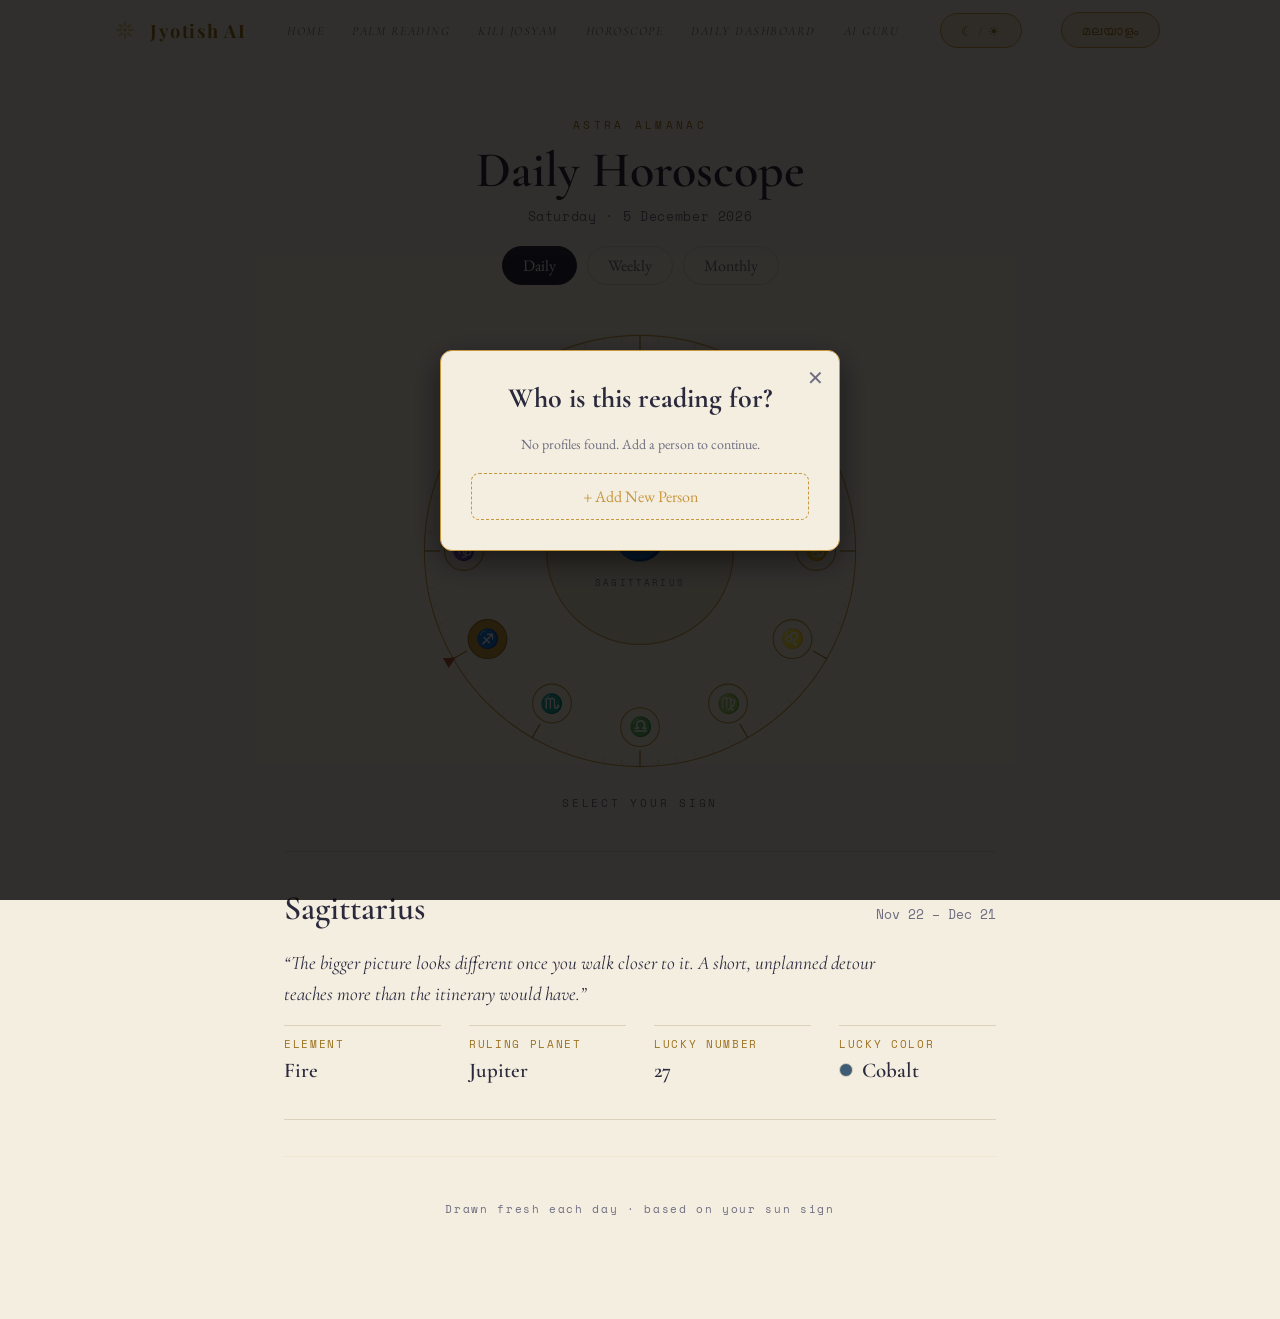
<file: frontend/horoscope.html>
<!DOCTYPE html>
<html lang="en">
<head>
  <meta charset="UTF-8">
  <meta name="viewport" content="width=device-width, initial-scale=1.0">
  <title data-i18n="horo_title">Daily Horoscope - Jyotish AI</title>
  
  <link href="https://fonts.googleapis.com/css2?family=Playfair+Display:wght@400;500;700&family=Noto+Sans+Malayalam:wght@300;400;500&display=swap" rel="stylesheet">
  <link href="https://fonts.googleapis.com/css2?family=Cormorant+Garamond:wght@500;600;700&family=EB+Garamond:ital@0;1&family=Space+Mono:wght@400;700&display=swap" rel="stylesheet">
  
  <link rel="stylesheet" href="css/style.css?v=2">
  <link rel="stylesheet" href="css/horoscope.css?v=2">
  <link rel="stylesheet" href="css/profiles.css">
</head>
<body>
  <!-- cosmos canvas -->
  <canvas id="cosmosCanvas"></canvas>

  <!-- mobile nav drawer -->
    <div class="nav-drawer" id="navDrawer" role="dialog" aria-label="Navigation menu">
    <button class="nav-drawer-close" onclick="closeDrawer()" aria-label="Close menu">✕</button>
    <a href="index.html" onclick="closeDrawer()"><span data-i18n="nav_home">Home</span></a>
    <a href="palm.html" onclick="closeDrawer()">Palm Reading</a>
    <a href="kili.html" onclick="closeDrawer()">Kili Josyam</a>
    <a href="horoscope.html" onclick="closeDrawer()">Horoscope</a>
    <a href="daily.html" onclick="closeDrawer()">Daily</a>
    <a href="guru.html" onclick="closeDrawer()">AI Guru</a>
  </div>

  <div class="page">
    <nav>
      <div class="nav-inner">
        <a class="nav-logo" href="index.html">
          <svg viewBox="0 0 100 100" fill="none" aria-hidden="true">
            <circle cx="50" cy="50" r="47" stroke="#c9a84c" stroke-width="1" opacity=".5" />
            <circle cx="50" cy="50" r="6" fill="#c9a84c" opacity=".8" />
            <g opacity=".6">
              <ellipse cx="50" cy="30" rx="4" ry="10" fill="#c9a84c" />
              <ellipse cx="50" cy="30" rx="4" ry="10" fill="#c9a84c" transform="rotate(45,50,50)" />
              <ellipse cx="50" cy="30" rx="4" ry="10" fill="#c9a84c" transform="rotate(90,50,50)" />
              <ellipse cx="50" cy="30" rx="4" ry="10" fill="#c9a84c" transform="rotate(135,50,50)" />
              <ellipse cx="50" cy="30" rx="4" ry="10" fill="#c9a84c" transform="rotate(180,50,50)" />
              <ellipse cx="50" cy="30" rx="4" ry="10" fill="#c9a84c" transform="rotate(225,50,50)" />
              <ellipse cx="50" cy="30" rx="4" ry="10" fill="#c9a84c" transform="rotate(270,50,50)" />
              <ellipse cx="50" cy="30" rx="4" ry="10" fill="#c9a84c" transform="rotate(315,50,50)" />
            </g>
            <polygon points="50,18 68,65 32,65" stroke="#c9a84c" stroke-width="0.7" fill="none" opacity=".5" />
            <polygon points="50,82 32,35 68,35" stroke="#c9a84c" stroke-width="0.7" fill="none" opacity=".5" />
          </svg>
          <span data-i18n="site_title">Jyotish AI</span>
        </a>
                <ul class="nav-links">
          <li><a href="index.html"><span data-i18n="nav_home">Home</span></a></li>
          <li><a href="palm.html"><span data-i18n="nav_palm">Palm Reading</span></a></li>
          <li><a href="kili.html"><span data-i18n="nav_kili">Kili Josyam</span></a></li>
          <li><a href="horoscope.html"><span data-i18n="nav_horo">Horoscope</span></a></li>
          <li><a href="daily.html"><span data-i18n="nav_daily">Daily Dashboard</span></a></li>
          <li><a href="guru.html"><span data-i18n="nav_guru">AI Guru</span></a></li>
        </ul>
        <button class="nav-cta" id="themeToggler" style="margin-right:10px;" aria-label="Toggle Theme">☾ / ☀</button>
        <button class="nav-cta" id="langToggler" style="margin-right:10px;">മലയാളം</button>

        <button class="nav-burger" id="burgerBtn" onclick="openDrawer()" aria-label="Open menu">
          <span></span><span></span><span></span>
        </button>
      </div>
    </nav>

    <div class="almanac-wrapper">
      <div class="almanac">
        <header>
          <p class="eyebrow">Astra Almanac</p>
          <h1 data-i18n="horo_title">Today's reading</h1>
          <p class="date-line" id="dateLine">—</p>
          
          <div class="timeframe-selector" style="margin-top:20px;">
            <button class="tf-btn active" data-tf="daily" data-i18n="tab_daily">Daily</button>
            <button class="tf-btn" data-tf="weekly" data-i18n="tab_weekly">Weekly</button>
            <button class="tf-btn" data-tf="monthly" data-i18n="tab_monthly">Monthly</button>
          </div>
        </header>



        <div class="wheel-stage" id="wheelStage">
          <svg class="wheel" id="wheel" viewBox="0 0 640 640" role="img" aria-label="Zodiac wheel, select a sign to view its reading"></svg>
          <p class="caption" id="caption">Select your sign</p>
        </div>
        
        <div id="loading-reading" style="display: none; text-align: center; margin-top: 40px;">
           <p style="font-family: var(--font-display); font-size: 24px; font-style: italic; color: var(--gold-deep);">Aligning the stars...</p>
        </div>

        <section class="reading" id="reading">
          <div class="reading-head">
            <h2 id="signName">—</h2>
            <span class="dates" id="signDates">—</span>
          </div>
          
          <p class="lede" id="signReading">—</p>
          <p class="lede" id="signLove" style="font-size: 16px; margin-top: -15px; color: var(--ink-soft);"></p>
          <p class="lede" id="signCareer" style="font-size: 16px; margin-top: -15px; color: var(--ink-soft);"></p>
          <p class="lede" id="signHealth" style="font-size: 16px; margin-top: -15px; color: var(--ink-soft);"></p>
          
          <dl class="ledger">
            <div id="ageRow" style="display: none;"><dt data-i18n="horo_age">Age</dt><dd id="signAge">—</dd></div>
            <div><dt data-i18n="horo_element">Element</dt><dd id="signElement">—</dd></div>
            <div><dt data-i18n="horo_planet">Ruling planet</dt><dd id="signPlanet">—</dd></div>
            <div><dt data-i18n="lucky_num">Lucky number</dt><dd id="signNumber">—</dd></div>
            <div><dt data-i18n="lucky_color">Lucky hue</dt><dd id="signColor"><span class="swatch" id="signSwatch"></span><span id="signColorName">—</span></dd></div>
          </dl>
          
          <div class="remedy-box" id="remedyBox" style="display: none;">
            <dt>Vedic Remedy</dt>
            <dd id="signRemedy">—</dd>
          </div>
        </section>

        <footer>Drawn fresh each day · based on your sun sign</footer>
      </div>
    </div>
    
  </div> <!-- /.page -->

  <!-- Alert Modal -->
  <div id="confirmModal" class="modal" style="display:none">
    <div class="modal-content">
      <h3 data-i18n="palm_mismatch_title">✦ Alert ✦</h3>
      <p id="modalMsg"></p>
      <div class="modal-actions">
        <button class="modal-btn proceed" onclick="document.getElementById('confirmModal').style.display='none'">OK</button>
      </div>
    </div>
  </div>

  <script src="js/i18n.js?v=2"></script>
  <script src="js/profiles.js"></script>
  <script src="js/script.js?v=2"></script>
  <script src="js/horoscope.js?v=2"></script>
</body>
</html>
</file>
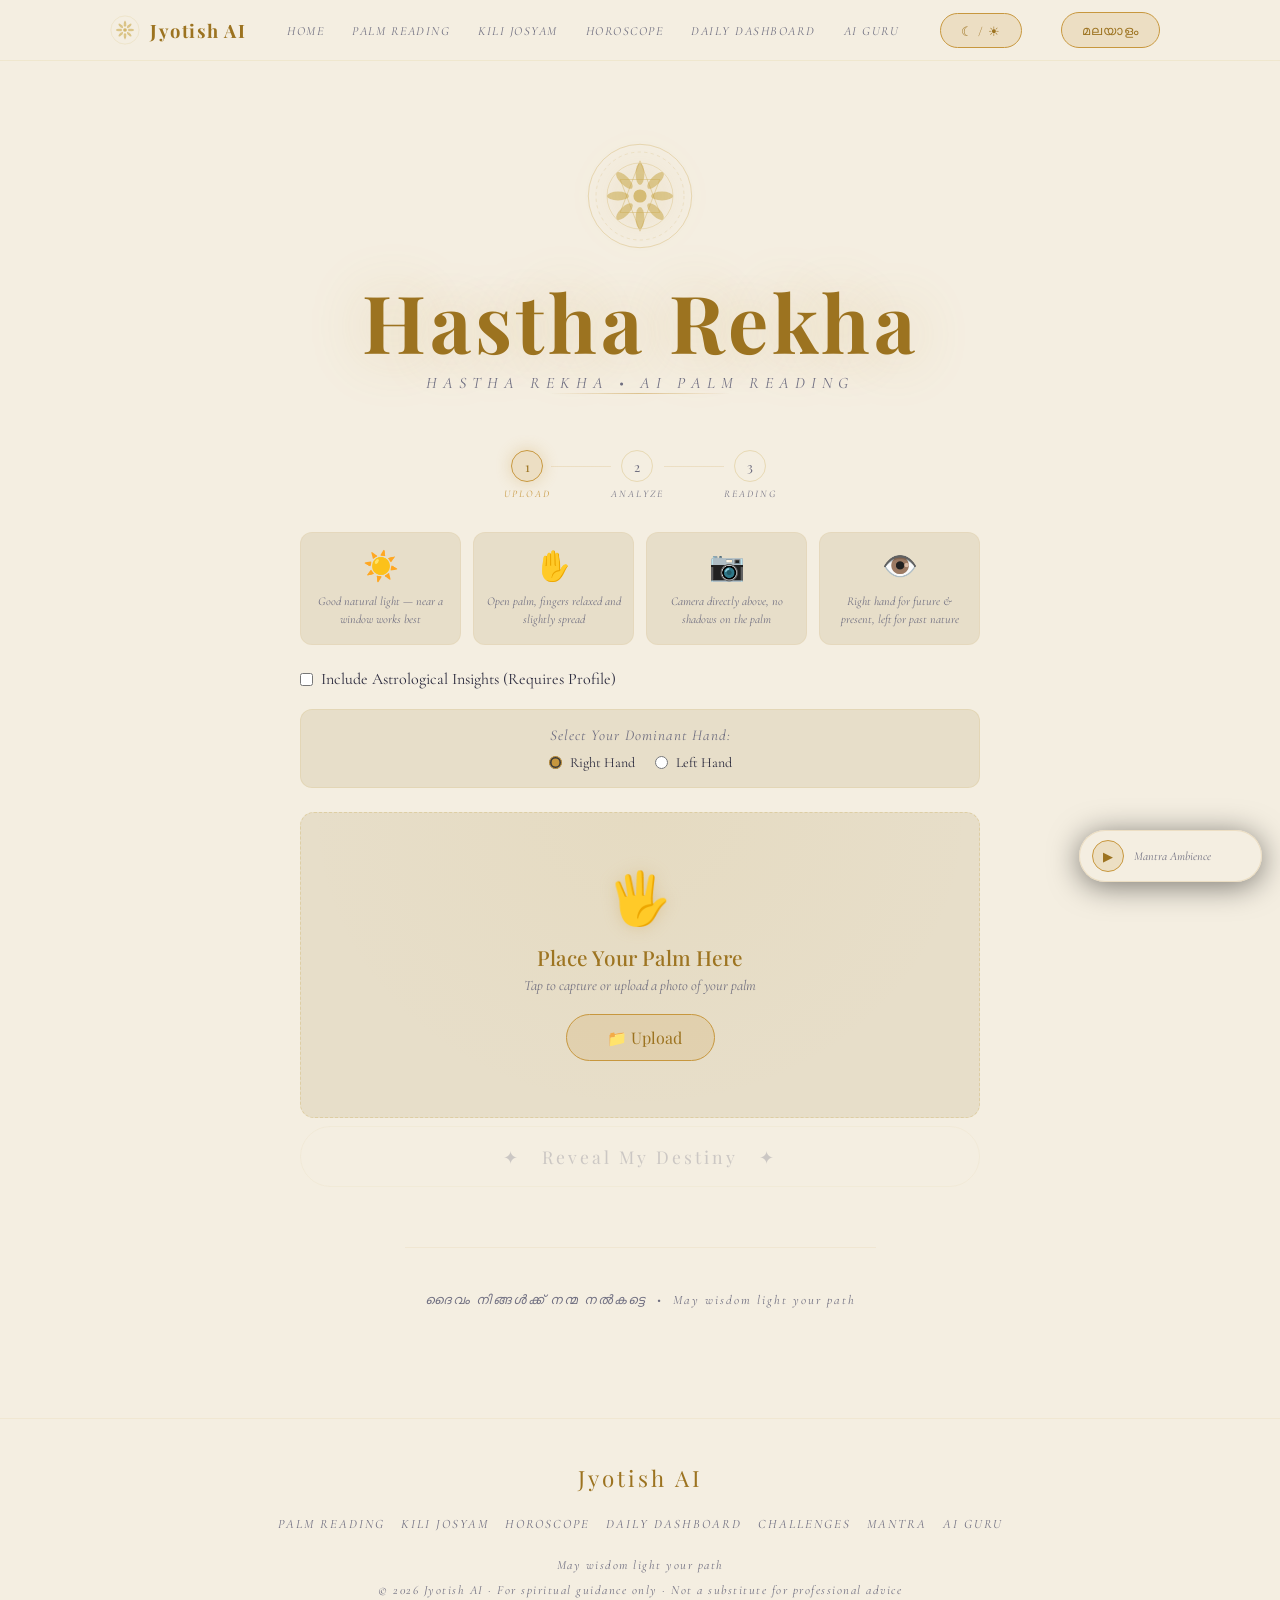
<file: frontend/palm.html>
<!DOCTYPE html>
<html lang="en">

<head>
  <meta charset="UTF-8">
  <meta name="viewport" content="width=device-width, initial-scale=1.0">
  <title data-i18n="palm_page_title">ഹസ്തരേഖ — AI Palm Reader</title>
  <link
    href="https://fonts.googleapis.com/css2?family=Playfair+Display:wght@400;500;700&family=Cormorant+Garamond:ital,wght@0,300;0,400;0,500;1,300;1,400&family=Noto+Sans+Malayalam:wght@300;400;500&display=swap"
    rel="stylesheet">
  <link rel="stylesheet" href="css/palm.css?v=2">
  <link rel="stylesheet" href="css/style.css?v=2">
  <link rel="stylesheet" href="css/profiles.css">
</head>

<body>
  <!-- cosmos canvas -->
  <canvas id="cosmosCanvas"></canvas>

  <!-- mobile nav drawer -->
  <div class="nav-drawer" id="navDrawer" role="dialog" aria-label="Navigation menu">
    <button class="nav-drawer-close" onclick="closeDrawer()" aria-label="Close menu">✕</button>
    <a href="index.html" onclick="closeDrawer()"><span data-i18n="nav_home">Home</span></a>
    <a href="palm.html" onclick="closeDrawer()">Palm Reading</a>
    <a href="kili.html" onclick="closeDrawer()">Kili Josyam</a>
    <a href="horoscope.html" onclick="closeDrawer()">Horoscope</a>
    <a href="daily.html" onclick="closeDrawer()">Daily</a>
    <a href="guru.html" onclick="closeDrawer()">AI Guru</a>
  </div>

  <div class="page">

    <!-- NAV -->
    <nav>
      <div class="nav-inner">
        <a class="nav-logo" href="index.html">
          <svg viewBox="0 0 100 100" fill="none" aria-hidden="true">
            <circle cx="50" cy="50" r="47" stroke="#c9a84c" stroke-width="1" opacity=".5" />
            <circle cx="50" cy="50" r="6" fill="#c9a84c" opacity=".8" />
            <g opacity=".6">
              <ellipse cx="50" cy="30" rx="4" ry="10" fill="#c9a84c" />
              <ellipse cx="50" cy="30" rx="4" ry="10" fill="#c9a84c" transform="rotate(45,50,50)" />
              <ellipse cx="50" cy="30" rx="4" ry="10" fill="#c9a84c" transform="rotate(90,50,50)" />
              <ellipse cx="50" cy="30" rx="4" ry="10" fill="#c9a84c" transform="rotate(135,50,50)" />
              <ellipse cx="50" cy="30" rx="4" ry="10" fill="#c9a84c" transform="rotate(180,50,50)" />
              <ellipse cx="50" cy="30" rx="4" ry="10" fill="#c9a84c" transform="rotate(225,50,50)" />
              <ellipse cx="50" cy="30" rx="4" ry="10" fill="#c9a84c" transform="rotate(270,50,50)" />
              <ellipse cx="50" cy="30" rx="4" ry="10" fill="#c9a84c" transform="rotate(315,50,50)" />
            </g>
            <polygon points="50,18 68,65 32,65" stroke="#c9a84c" stroke-width="0.7" fill="none" opacity=".5" />
            <polygon points="50,82 32,35 68,35" stroke="#c9a84c" stroke-width="0.7" fill="none" opacity=".5" />
          </svg>
          <span data-i18n="site_title">Jyotish AI</span>
        </a>
        <ul class="nav-links">
          <li><a href="index.html"><span data-i18n="nav_home">Home</span></a></li>
          <li><a href="palm.html"><span data-i18n="nav_palm">Palm Reading</span></a></li>
          <li><a href="kili.html"><span data-i18n="nav_kili">Kili Josyam</span></a></li>
          <li><a href="horoscope.html"><span data-i18n="nav_horo">Horoscope</span></a></li>
          <li><a href="daily.html"><span data-i18n="nav_daily">Daily Dashboard</span></a></li>
          <li><a href="guru.html"><span data-i18n="nav_guru">AI Guru</span></a></li>
        </ul>
        <button class="nav-cta" id="themeToggler" style="margin-right:10px;" aria-label="Toggle Theme">☾ / ☀</button>
        <button class="nav-cta" id="langToggler" style="margin-right:10px;">മലയാളം</button>

        <button class="nav-burger" id="burgerBtn" onclick="openDrawer()" aria-label="Open menu">
          <span></span><span></span><span></span>
        </button>
      </div>
    </nav>

    <!-- Ambient Music -->
    <div class="music-bar" id="musicBar">
      <button class="music-btn" id="musicBtn" onclick="toggleMusic()" title="Toggle ambient music">▶</button>
      <span class="music-label">Mantra Ambience</span>
      <div class="music-waves" id="musicWaves">
        <span></span><span></span><span></span><span></span>
      </div>
    </div>

    <div class="app">

      <!-- Hero -->
      <header class="hero">
        <div class="yantra">
          <svg viewBox="0 0 100 100" fill="none" xmlns="http://www.w3.org/2000/svg">
            <circle cx="50" cy="50" r="47" stroke="#c9a84c" stroke-width="0.6" opacity=".5" />
            <circle cx="50" cy="50" r="40" stroke="#c9a84c" stroke-width="0.4" stroke-dasharray="3 3" opacity=".4" />
            <circle cx="50" cy="50" r="30" stroke="#c9a84c" stroke-width="0.6" opacity=".4" />
            <circle cx="50" cy="50" r="6" fill="#c9a84c" opacity=".7" />
            <!-- 8-petal lotus -->
            <g opacity=".55">
              <ellipse cx="50" cy="30" rx="4" ry="10" fill="#c9a84c" />
              <ellipse cx="50" cy="30" rx="4" ry="10" fill="#c9a84c" transform="rotate(45,50,50)" />
              <ellipse cx="50" cy="30" rx="4" ry="10" fill="#c9a84c" transform="rotate(90,50,50)" />
              <ellipse cx="50" cy="30" rx="4" ry="10" fill="#c9a84c" transform="rotate(135,50,50)" />
              <ellipse cx="50" cy="30" rx="4" ry="10" fill="#c9a84c" transform="rotate(180,50,50)" />
              <ellipse cx="50" cy="30" rx="4" ry="10" fill="#c9a84c" transform="rotate(225,50,50)" />
              <ellipse cx="50" cy="30" rx="4" ry="10" fill="#c9a84c" transform="rotate(270,50,50)" />
              <ellipse cx="50" cy="30" rx="4" ry="10" fill="#c9a84c" transform="rotate(315,50,50)" />
            </g>
            <!-- triangle -->
            <polygon points="50,18 68,65 32,65" stroke="#c9a84c" stroke-width="0.7" fill="none" opacity=".5" />
            <polygon points="50,82 32,35 68,35" stroke="#c9a84c" stroke-width="0.7" fill="none" opacity=".5" />
          </svg>
        </div>
        <h1 data-i18n="palm_tag">Hastha Rekha</h1>
        <p class="hero-sub" data-i18n="palm_title_sub">Hastha Rekha • AI Palm Reading</p>
        <div class="divider"></div>


      </header>

      <!-- Step Indicator -->
      <div class="steps" id="stepIndicator">
        <div class="step active" id="step1">
          <div class="step-dot">1</div>
          <div class="step-label" data-i18n="palm_step1">Upload</div>
        </div>
        <div class="step-line" id="line1"></div>
        <div class="step" id="step2">
          <div class="step-dot">2</div>
          <div class="step-label" data-i18n="palm_step2">Analyze</div>
        </div>
        <div class="step-line" id="line2"></div>
        <div class="step" id="step3">
          <div class="step-dot">3</div>
          <div class="step-label" data-i18n="palm_step3">Reading</div>
        </div>
      </div>

      <!-- Upload Section -->
      <div class="upload-card" id="uploadSection">

        <!-- Language Toggle -> We now use the global Language preference from Hub -->
        <div class="lang-toggle" style="display: none;">
          <span id="labelEn" class="active">English</span>
        </div>

        <!-- How-to guide -->
        <div class="howto">
          <div class="howto-item">
            <span class="howto-icon">☀️</span>
            <p class="howto-text" data-i18n="palm_tip1">Good natural light — near a window works best</p>
          </div>
          <div class="howto-item">
            <span class="howto-icon">✋</span>
            <p class="howto-text" data-i18n="palm_tip2">Open palm, fingers relaxed and slightly spread</p>
          </div>
          <div class="howto-item">
            <span class="howto-icon">📷</span>
            <p class="howto-text" data-i18n="palm_tip3">Camera directly above, no shadows on the palm</p>
          </div>
          <div class="howto-item">
            <span class="howto-icon">👁️</span>
            <p class="howto-text" data-i18n="palm_tip4">Right hand for future & present, left for past nature</p>
          </div>
        </div>
        <!-- Astrology Insights Toggle -->
        <div class="dob-select-wrap" style="margin-bottom: 20px;">
          <label
            style="color: var(--ink-soft); font-family: var(--font-body); display:flex; align-items:center; gap:8px;">
            <input type="checkbox" id="includeAstrology" style="accent-color: var(--gold);">
            <span data-i18n="palm_include_astro">Include Astrological Insights (Requires Profile)</span>
          </label>
        </div>

        <!-- Dominance Selector -->
        <div class="dominance-select-wrap">
          <span class="dominance-label" data-i18n="palm_dominance">Select Your Dominant Hand:</span>
          <div class="dominance-options">
            <label class="dom-option">
              <input type="radio" name="dominance" value="right" checked>
              <span data-i18n="palm_right">Right Hand</span>
            </label>
            <label class="dom-option">
              <input type="radio" name="dominance" value="left">
              <span data-i18n="palm_left">Left Hand</span>
            </label>
          </div>
        </div>

        <!-- Drop Zone -->
        <div class="drop-zone" id="dropZone">
          <span class="drop-icon">🖐</span>
          <p class="drop-title" data-i18n="palm_drop_title">Place Your Palm Here</p>
          <p class="drop-sub" style="margin-bottom:20px;" data-i18n="palm_drop_sub">Tap to capture or upload a photo of
            your palm</p>

          <input type="file" id="fileInput" accept="image/*" style="position: absolute; top: 0; left: 0; width: 100%; height: 100%; opacity: 0; cursor: pointer; z-index: 10; display: block;">
          
          <div class="upload-actions">
            <button type="button" class="upload-btn upload-btn-primary" style="pointer-events: none; width: auto; padding: 12px 32px;">
              <span style="font-size:1.2rem;"></span> <span data-i18n="palm_upload">Choose Photo</span>
            </button>
          </div>
        </div>

        <!-- Preview (hidden until file selected) -->
        <div class="preview-grid" id="previewGrid" style="display:none">
          <div class="preview-box" id="originalBox">
            <div class="preview-box-label" data-i18n="palm_your_palm">Your Palm</div>
            <div id="originalImg"></div>
          </div>
          <div class="preview-box" id="scannedBox">
            <div class="preview-box-label" data-i18n="palm_line_analysis">Line Analysis</div>
            <div class="scan-overlay">
              <div class="scan-beam" id="scanBeam"></div>
            </div>
            <div id="scannedImg"></div>
          </div>
        </div>

        <!-- Analyze Button -->
        <button class="btn-analyze" id="analyzeBtn" disabled onclick="analyze()" data-i18n="palm_analyze_btn">
          ✦ &nbsp; Reveal My Destiny &nbsp; ✦
        </button>
      </div>

      <!-- Loading -->
      <div class="loading-ritual" id="loadingSection" style="display:none">
        <div class="ritual-mandala">
          <svg viewBox="0 0 100 100" width="100" height="100" fill="none">
            <circle cx="50" cy="50" r="47" stroke="#c9a84c" stroke-width="1" opacity=".4" />
            <circle cx="50" cy="50" r="35" stroke="#c9a84c" stroke-width="0.8" stroke-dasharray="4 2" opacity=".6" />
            <circle cx="50" cy="50" r="20" stroke="#c9a84c" stroke-width="1" opacity=".5" />
            <circle cx="50" cy="50" r="6" fill="#c9a84c" opacity=".8" />
            <line x1="50" y1="3" x2="50" y2="97" stroke="#c9a84c" stroke-width="0.5" opacity=".3" />
            <line x1="3" y1="50" x2="97" y2="50" stroke="#c9a84c" stroke-width="0.5" opacity=".3" />
            <line x1="15" y1="15" x2="85" y2="85" stroke="#c9a84c" stroke-width="0.5" opacity=".3" />
            <line x1="85" y1="15" x2="15" y2="85" stroke="#c9a84c" stroke-width="0.5" opacity=".3" />
          </svg>
        </div>
        <p class="ritual-text" id="ritualText" data-i18n="palm_ritual_text">Reading the sacred lines…</p>
        <p class="ritual-sub" id="ritualSub" data-i18n="palm_ritual_sub">Krishnan Ashan is examining your palm</p>
        <div class="ritual-dots"><span></span><span></span><span></span></div>
      </div>

      <!-- Result -->
      <div class="result-wrap" id="resultSection" style="display:none">

        <div style="text-align:center;margin-bottom:24px">
          <div class="confidence-badge medium" id="confidenceBadge" data-i18n="palm_reading_complete">✦ Reading Complete
          </div>
        </div>

        <!-- Language Switcher (Hidden as language is selected in Hub) -->
        <div style="display:none;justify-content:center">
          <div class="lang-switcher">
            <button class="lang-btn active" id="btnEn" onclick="switchLang('en')">📖 English</button>
            <button class="lang-btn" id="btnMl" onclick="switchLang('ml')">📖 മലയാളം</button>
          </div>
        </div>

        <!-- TTS -->
        <div class="tts-control" id="ttsControl">
          <span class="tts-label" id="ttsLabel" data-i18n="palm_tts_label">🔊 Hear the reading</span>
          <button class="tts-btn" id="ttsPlayBtn" onclick="handleTtsPlay()" data-i18n="palm_speak">▶ Speak</button>
          <button class="tts-btn" id="ttsPauseBtn" onclick="handleTtsPause()" disabled data-i18n="palm_pause">⏸
            Pause</button>
          <button class="tts-btn" onclick="handleTtsStop()" data-i18n="palm_stop">⏹ Stop</button>
          <div class="tts-waves" id="ttsWaves">
            <span></span><span></span><span></span><span></span>
          </div>
        </div>

        <!-- English Reading -->
        <div id="readingEn" class="reading-body"></div>
        <!-- Malayalam Reading -->
        <div id="readingMl" class="reading-body"
          style="display:none;font-family:'Noto Sans Malayalam','Cormorant Garamond',serif"></div>

        <!-- Retake -->
        <div style="text-align:center">
          <button class="btn-retake" onclick="resetApp()" data-i18n="palm_retake">↩ Read Another Palm</button>
        </div>
      </div>

      <!-- Error -->
      <div id="errorSection" style="display:none;width:100%;max-width:680px;margin-top:20px">
        <div class="error-card">
          <p id="errorMsg" data-i18n="palm_error">Something went wrong. Please try again.</p>
          <button class="btn-retake" onclick="resetApp()" style="margin-top:16px" data-i18n="palm_try_again">↩ Try
            Again</button>
        </div>
      </div>

      <footer class="footer">
        <p data-i18n="palm_footer">ദൈവം നിങ്ങൾക്ക് നന്മ നൽകട്ടെ &nbsp;•&nbsp; May wisdom light your path</p>
      </footer>
    </div>

    <!-- Hand Mismatch Warning Modal -->
    <div id="confirmModal" class="modal" style="display:none">
      <div class="modal-content">
        <h3 data-i18n="palm_mismatch_title">✦ Hand Mismatch Warning ✦</h3>
        <p id="modalMsg"></p>
        <div class="modal-actions">
          <button class="modal-btn proceed" onclick="proceedAfterWarning()" data-i18n="palm_mismatch_proceed">Proceed
            Anyway</button>
          <button class="modal-btn cancel" onclick="closeModal()" data-i18n="palm_mismatch_back">Go Back</button>
        </div>
      </div>
    </div>

    <script src="js/profiles.js"></script>
    <script src="js/palm.js?v=2"></script>

    <!-- ── FOOTER ── -->
    <footer>
      <div class="foot-logo" data-i18n="site_title">Jyotish AI</div>
      <ul class="foot-links">
        <li><a href="palm.html">Palm Reading</a></li>
        <li><a href="kili.html">Kili Josyam</a></li>
        <li><a href="horoscope.html">Horoscope</a></li>
        <li><a href="daily.html">Daily Dashboard</a></li>
        <li><a href="challenges.html">Challenges</a></li>
        <li><a href="mantra.html">Mantra</a></li>
        <li><a href="guru.html">AI Guru</a></li>
      </ul>
      <p class="foot-copy">
        <span data-i18n="foot_copy">May wisdom light your path<br>© 2026 Jyotish AI · For spiritual guidance only · Not
          a substitute for professional advice</span>
      </p>
    </footer>

  </div><!-- /.page -->

  <script src="js/i18n.js?v=2"></script>
  <script src="js/script.js?v=2"></script>
</body>

</html>
</file>
<file: frontend/css/style.css>
/* ─── TOKENS ──────────────────────────────────────────── */
:root {
    --gold: #c9a84c;
    --gold-l: #e8c97a;
    --gold-dim: rgba(201, 168, 76, .18);
    --gold-glow: rgba(201, 168, 76, .32);
    --deep: #080510;
    --surf: #000000;
    --surf2: rgba(0, 0, 0, 0.5);
    --text: #f0e6d3;
    --text-d: rgba(240, 230, 211, .55);
    --rose: #c46b7a;
    --indigo: #5b4faa;
    --r: 14px;
    --nav-bg: rgba(8, 5, 16, .88);
}

:root[data-theme="light"] {
    --deep: #F4EEE1;
    --surf: #E7DEC9;
    --surf2: #DCD2BB;
    --text: #2B2A3D;
    --text-d: #6F6E80;
    --gold: #C7973E;
    --gold-l: #9C7320;
    --gold-dim: rgba(199, 151, 62, 0.18);
    --gold-glow: rgba(199, 151, 62, 0.32);
    --rose: #B5573A;
    --indigo: #6F6E80;
    --nav-bg: rgba(244, 238, 225, .88);
}
[data-theme="light"] #cosmosCanvas {
    display: none !important;
}

*,
*::before,
*::after {
    margin: 0;
    padding: 0;
    box-sizing: border-box
}

html {
    scroll-behavior: smooth;
    font-size: 16px
}

body {
    font-family: 'Cormorant Garamond', serif;
    background: var(--deep);
    color: var(--text);
    min-height: 100vh;
    overflow-x: hidden;
}

/* ─── COSMOS BG ─────────────────────────────────────── */
#cosmosCanvas {
    position: fixed;
    inset: 0;
    z-index: 0;
    pointer-events: none;
    width: 100%;
    height: 100%;
}

/* ─── LAYOUT WRAPPER ────────────────────────────────── */
.page {
    position: relative;
    z-index: 1;
}

/* ─── NAV ───────────────────────────────────────────── */
nav {
    position: sticky;
    top: 0;
    z-index: 200;
    background: var(--nav-bg);
    backdrop-filter: blur(24px);
    border-bottom: 1px solid rgba(201, 168, 76, .12);
}

.nav-inner {
    max-width: 1100px;
    margin: 0 auto;
    padding: 0 20px;
    height: 60px;
    display: flex;
    align-items: center;
    justify-content: space-between;
    gap: 16px;
}

.nav-logo {
    display: flex;
    align-items: center;
    gap: 10px;
    font-family: 'Playfair Display', serif;
    font-size: 1.15rem;
    font-weight: 700;
    color: var(--gold-l);
    letter-spacing: 1.5px;
    text-decoration: none;
    flex-shrink: 0;
}

.nav-logo svg {
    width: 30px;
    height: 30px;
    flex-shrink: 0;
}

.nav-links {
    display: flex;
    gap: 4px;
    list-style: none;
}

.nav-links a {
    font-size: .78rem;
    letter-spacing: 1.5px;
    text-transform: uppercase;
    font-style: italic;
    color: var(--text-d);
    text-decoration: none;
    padding: 6px 12px;
    border-radius: 30px;
    transition: all .2s;
    cursor: pointer;
}

.nav-links a:hover {
    color: var(--gold-l);
    background: var(--gold-dim);
}

.nav-cta {
    flex-shrink: 0;
    padding: 8px 20px;
    border: 1px solid var(--gold);
    border-radius: 50px;
    background: var(--gold-dim);
    color: var(--gold-l);
    font-family: 'Playfair Display', serif;
    font-size: .8rem;
    letter-spacing: 1px;
    cursor: pointer;
    transition: all .25s;
    white-space: nowrap;
}

.nav-cta:hover {
    background: var(--gold-glow);
    box-shadow: 0 0 20px var(--gold-glow);
}

.nav-burger {
    display: none;
    flex-direction: column;
    gap: 5px;
    background: none;
    border: none;
    cursor: pointer;
    padding: 4px;
}

.nav-burger span {
    display: block;
    width: 22px;
    height: 1.5px;
    background: var(--gold-l);
    border-radius: 2px;
    transition: all .3s;
}

/* Mobile nav drawer */
.nav-drawer {
    display: none;
    position: fixed;
    inset: 0;
    z-index: 190;
    background: rgba(8, 5, 16, .97);
    backdrop-filter: blur(20px);
    flex-direction: column;
    align-items: center;
    justify-content: center;
    gap: 32px;
    padding: 60px 24px;
}

.nav-drawer.open {
    display: flex;
}

.nav-drawer a {
    font-family: 'Playfair Display', serif;
    font-size: 1.6rem;
    color: var(--text-d);
    text-decoration: none;
    letter-spacing: 3px;
    transition: color .2s;
}

.nav-drawer a:hover {
    color: var(--gold-l);
}

.nav-drawer-close {
    position: absolute;
    top: 20px;
    right: 24px;
    background: none;
    border: none;
    cursor: pointer;
    color: var(--text-d);
    font-size: 1.8rem;
    line-height: 1;
}

/* ─── HERO ──────────────────────────────────────────── */
.hero {
    text-align: center;
    padding: 80px 20px 56px;
    max-width: 760px;
    margin: 0 auto;
}

@media(max-width:600px) {
    .hero {
        padding: 56px 20px 44px
    }
}

.yantra-wrap {
    width: 110px;
    height: 110px;
    margin: 0 auto 28px;
}

.yantra-wrap svg {
    width: 100%;
    height: 100%;
    animation: spin 60s linear infinite;
    filter: drop-shadow(0 0 18px var(--gold-glow));
}

@keyframes spin {
    to {
        transform: rotate(360deg)
    }
}

.hero-tag {
    display: inline-block;
    font-size: .72rem;
    letter-spacing: 5px;
    text-transform: uppercase;
    font-style: italic;
    color: var(--gold);
    border: 1px solid var(--gold-dim);
    border-radius: 30px;
    padding: 5px 18px;
    margin-bottom: 18px;
}

.hero h1 {
    font-family: 'Playfair Display', serif;
    font-size: clamp(2.8rem, 8vw, 5rem);
    font-weight: 700;
    color: var(--gold-l);
    letter-spacing: 4px;
    line-height: 1.05;
    text-shadow: 0 0 60px var(--gold-glow);
    margin-bottom: 6px;
}

.hero-ml {
    font-size: clamp(1rem, 2.5vw, 1.4rem);
    color: var(--gold);
    opacity: .75;
    letter-spacing: 4px;
    font-style: italic;
    margin-bottom: 20px;
}

.hero-p {
    font-size: clamp(.95rem, 2.2vw, 1.15rem);
    font-style: italic;
    color: var(--text-d);
    line-height: 1.85;
    max-width: 520px;
    margin: 0 auto 36px;
}

.hero-btns {
    display: flex;
    gap: 12px;
    justify-content: center;
    flex-wrap: wrap;
}

.btn-primary {
    padding: 14px 34px;
    background: var(--gold-dim);
    border: 1.5px solid var(--gold);
    border-radius: 50px;
    color: var(--gold-l);
    font-family: 'Playfair Display', serif;
    font-size: .95rem;
    letter-spacing: 2px;
    cursor: pointer;
    transition: all .3s;
    position: relative;
    overflow: hidden;
}

.btn-primary:hover {
    background: var(--gold-glow);
    transform: translateY(-2px);
    box-shadow: 0 10px 32px var(--gold-glow);
}

.btn-ghost {
    padding: 14px 34px;
    background: transparent;
    border: 1px solid rgba(201, 168, 76, .3);
    border-radius: 50px;
    color: var(--text-d);
    font-family: 'Playfair Display', serif;
    font-size: .95rem;
    letter-spacing: 2px;
    cursor: pointer;
    transition: all .3s;
}

.btn-ghost:hover {
    border-color: var(--gold);
    color: var(--gold-l);
    background: var(--gold-dim);
}

.divider {
    width: 180px;
    height: 1px;
    margin: 0 auto;
    background: linear-gradient(to right, transparent, var(--gold), transparent);
    opacity: .5;
}

/* ─── SECTION WRAPPER ───────────────────────────────── */
.section {
    max-width: 1100px;
    margin: 0 auto;
    padding: 64px 20px;
}

.section-eyebrow {
    text-align: center;
    font-size: .72rem;
    letter-spacing: 5px;
    text-transform: uppercase;
    font-style: italic;
    color: var(--gold);
    margin-bottom: 10px;
}

.section-title {
    text-align: center;
    font-family: 'Playfair Display', serif;
    font-size: clamp(1.5rem, 4vw, 2.2rem);
    font-weight: 500;
    color: var(--gold-l);
    letter-spacing: 2px;
    margin-bottom: 8px;
}

.section-sub {
    text-align: center;
    font-style: italic;
    color: var(--text-d);
    font-size: .95rem;
    margin-bottom: 44px;
    max-width: 480px;
    margin-left: auto;
    margin-right: auto;
    margin-bottom: 44px;
}

/* ─── MAIN FEATURE CARDS ────────────────────────────── */
.feat-grid {
    display: grid;
    grid-template-columns: repeat(3, 1fr);
    gap: 18px;
    margin-bottom: 18px;
}

@media(max-width:900px) {
    .feat-grid {
        grid-template-columns: repeat(2, 1fr)
    }
}

@media(max-width:580px) {
    .feat-grid {
        grid-template-columns: 1fr
    }
}

.feat-card {
    background: var(--surf);
    border: 1px solid rgba(201, 168, 76, .12);
    border-radius: 18px;
    padding: 30px 24px;
    cursor: pointer;
    transition: all .4s cubic-bezier(.16, 1, .3, 1);
    position: relative;
    overflow: hidden;
    display: flex;
    flex-direction: column;
}

.feat-card::before {
    content: '';
    position: absolute;
    inset: 0;
    background: radial-gradient(ellipse at 50% 0%, rgba(201, 168, 76, .06), transparent 65%);
    pointer-events: none;
}

.feat-card:hover {
    border-color: var(--gold);
    background: rgba(201, 168, 76, .05);
    transform: translateY(-4px);
    box-shadow: 0 16px 48px rgba(0, 0, 0, .5);
}

.feat-icon {
    font-size: 2.6rem;
    margin-bottom: 14px;
    filter: drop-shadow(0 0 10px var(--gold-glow));
    display: block;
}

@keyframes floatIcon {

    0%,
    100% {
        transform: translateY(0)
    }

    50% {
        transform: translateY(-7px)
    }
}

.feat-card:hover .feat-icon {
    animation: floatIcon 2.2s ease-in-out infinite
}

.feat-tag {
    font-size: .7rem;
    letter-spacing: 3px;
    text-transform: uppercase;
    color: var(--gold);
    font-style: italic;
    margin-bottom: 8px;
    display: block;
}

.feat-title {
    font-family: 'Playfair Display', serif;
    font-size: 1.35rem;
    font-weight: 500;
    color: var(--gold-l);
    margin-bottom: 10px;
    letter-spacing: 1px;
}

.feat-desc {
    font-size: .92rem;
    font-style: italic;
    color: var(--text-d);
    line-height: 1.8;
    margin-bottom: 18px;
    flex: 1;
}

.feat-pills {
    display: flex;
    flex-wrap: wrap;
    gap: 6px;
    margin-bottom: 22px;
}

.feat-pill {
    font-size: .72rem;
    font-style: italic;
    letter-spacing: 1px;
    background: rgba(201, 168, 76, .08);
    border: 1px solid var(--gold-dim);
    border-radius: 20px;
    padding: 4px 11px;
    color: var(--gold-l);
}

.feat-btn {
    display: inline-flex;
    align-items: center;
    gap: 8px;
    padding: 10px 20px;
    border: 1px solid var(--gold-dim);
    border-radius: 30px;
    color: var(--gold-l);
    font-family: 'Cormorant Garamond', serif;
    font-size: .88rem;
    font-style: italic;
    letter-spacing: 1px;
    cursor: pointer;
    background: transparent;
    transition: all .25s;
    align-self: flex-start;
    margin-top: auto;
}

.feat-btn:hover {
    background: var(--gold-dim);
    border-color: var(--gold);
}

/* ─── SMALL FEATURE TILES ───────────────────────────── */
.tiles-grid {
    display: grid;
    grid-template-columns: repeat(2, 1fr);
    gap: 16px;
    max-width: 600px;
    margin: 0 auto;
}

@media(max-width:900px) {
    .tiles-grid {
        grid-template-columns: repeat(2, 1fr);
    }
}

@media(max-width:480px) {
    .tiles-grid {
        grid-template-columns: 1fr;
    }
}

.tile {
    background: var(--surf);
    border: 1px solid rgba(201, 168, 76, .1);
    border-radius: 14px;
    padding: 22px 14px;
    text-align: center;
    cursor: pointer;
    transition: all .3s;
}

.tile:hover {
    border-color: rgba(201, 168, 76, .35);
    background: var(--surf2);
    transform: translateY(-2px);
}

.tile-icon {
    font-size: 1.9rem;
    margin-bottom: 10px;
    display: block;
}

.tile-title {
    font-family: 'Playfair Display', serif;
    font-size: .95rem;
    color: var(--gold-l);
    margin-bottom: 5px;
}

.tile-desc {
    font-size: .78rem;
    font-style: italic;
    color: var(--text-d);
    line-height: 1.55;
}

/* ─── RASHI / HOROSCOPE ─────────────────────────────── */
.horo-wrap {
    background: var(--surf);
    border: 1px solid rgba(201, 168, 76, .12);
    border-radius: 18px;
    padding: 28px 24px;
}

.horo-top {
    display: flex;
    align-items: center;
    justify-content: space-between;
    flex-wrap: wrap;
    gap: 14px;
    margin-bottom: 24px;
}

.horo-top h3 {
    font-family: 'Playfair Display', serif;
    font-size: 1.2rem;
    color: var(--gold-l);
    letter-spacing: 1.5px;
}

.tab-row {
    display: flex;
    gap: 4px;
    flex-wrap: wrap;
}

.tab-btn {
    padding: 7px 18px;
    border-radius: 30px;
    border: 1px solid var(--gold-dim);
    color: var(--text-d);
    font-family: 'Cormorant Garamond', serif;
    font-size: .84rem;
    font-style: italic;
    cursor: pointer;
    background: transparent;
    transition: all .2s;
}

.tab-btn.active {
    background: var(--gold-dim);
    color: var(--gold-l);
    border-color: var(--gold);
}

.rashi-grid {
    display: grid;
    grid-template-columns: repeat(6, 1fr);
    gap: 8px;
}

@media(max-width:700px) {
    .rashi-grid {
        grid-template-columns: repeat(4, 1fr)
    }
}

@media(max-width:400px) {
    .rashi-grid {
        grid-template-columns: repeat(3, 1fr)
    }
}

.rashi-item {
    background: var(--surf2);
    border: 1px solid rgba(201, 168, 76, .1);
    border-radius: 10px;
    padding: 14px 6px;
    text-align: center;
    cursor: pointer;
    transition: all .25s;
}

.rashi-item:hover {
    border-color: var(--gold);
    background: rgba(201, 168, 76, .08);
    transform: scale(1.05);
}

.rashi-sym {
    font-size: 1.5rem;
    margin-bottom: 5px;
}

.rashi-name {
    font-size: .72rem;
    letter-spacing: 1px;
    color: var(--text-d);
    font-style: italic;
}

.rashi-ml {
    font-size: .72rem;
    color: var(--gold);
    opacity: .7;
    font-family: 'Noto Sans Malayalam', sans-serif;
}

/* ─── DAILY DASHBOARD ───────────────────────────────── */
.dash-grid {
    display: grid;
    grid-template-columns: repeat(4, 1fr);
    gap: 12px;
}

.span-2 {
    grid-column: span 2;
}

@media(max-width:800px) {
    .dash-grid {
        grid-template-columns: repeat(2, 1fr)
    }
}

@media(max-width:600px) {
    .dash-grid {
        grid-template-columns: 1fr;
    }
    .span-2 {
        grid-column: span 1;
    }
}

.dash-card {
    background: var(--surf);
    border: 1px solid rgba(201, 168, 76, .1);
    border-radius: 14px;
    padding: 20px 16px;
    text-align: center;
    transition: all .25s;
    cursor: default;
}

.dash-card:hover {
    border-color: rgba(201, 168, 76, .3);
    background: var(--surf2);
}

.dash-icon-wrap {
    width: 44px;
    height: 44px;
    border-radius: 50%;
    margin: 0 auto 12px;
    display: flex;
    align-items: center;
    justify-content: center;
    border: 1px solid var(--gold-dim);
}

.dash-icon-wrap.saffron {
    background: #e8a04a33;
}

.dash-icon-wrap.num {
    background: var(--gold-dim);
    font-family: 'Playfair Display', serif;
    font-size: 1rem;
    font-weight: 700;
    color: var(--gold-l);
}

.dash-icon-wrap.indigo {
    background: rgba(91, 79, 170, .2);
}

.dash-icon-wrap.rose {
    background: rgba(196, 107, 122, .15);
}

.dash-icon-wrap.teal {
    background: rgba(0, 160, 130, .12);
}

.dash-label {
    font-size: .68rem;
    letter-spacing: 2px;
    text-transform: uppercase;
    color: var(--gold);
    font-style: italic;
    margin-bottom: 4px;
}

.dash-value {
    font-family: 'Playfair Display', serif;
    font-size: 1rem;
    color: var(--text);
    letter-spacing: .5px;
}

.dash-sub {
    font-size: .78rem;
    font-style: italic;
    color: var(--text-d);
    margin-top: 4px;
}

/* motivational card (full width) */
.dash-motivation {
    grid-column: 1/-1;
    background: var(--surf);
    border: 1px solid rgba(201, 168, 76, .12);
    border-radius: 14px;
    padding: 20px 24px;
    display: flex;
    align-items: center;
    gap: 16px;
    flex-wrap: wrap;
}

.dash-motivation .dm-label {
    font-size: .7rem;
    letter-spacing: 3px;
    text-transform: uppercase;
    color: var(--gold);
    font-style: italic;
    margin-bottom: 4px;
}

.dash-motivation .dm-text {
    font-family: 'Playfair Display', serif;
    font-size: 1.1rem;
    color: var(--gold-l);
    font-style: italic;
    letter-spacing: 1px;
    flex: 1;
}

/* ─── MANTRA ────────────────────────────────────────── */
.mantra-card {
    background: var(--surf);
    border: 1px solid rgba(201, 168, 76, .15);
    border-radius: 18px;
    padding: 44px 36px;
    text-align: center;
    position: relative;
    overflow: hidden;
}

@media(max-width:600px) {
    .mantra-card {
        padding: 32px 20px
    }
}

.mantra-card::before {
    content: '';
    position: absolute;
    inset: 0;
    background: radial-gradient(ellipse at 50% 100%, rgba(196, 107, 122, .05), transparent 65%);
    pointer-events: none;
}

.mantra-script {
    font-family: 'Playfair Display', serif;
    font-size: clamp(1.6rem, 5vw, 2.4rem);
    color: var(--gold-l);
    letter-spacing: 5px;
    margin-bottom: 8px;
}

.mantra-roman {
    font-style: italic;
    color: var(--text-d);
    font-size: 1rem;
    letter-spacing: 4px;
    margin-bottom: 18px;
}

.mantra-meaning {
    font-size: clamp(.9rem, 2.2vw, 1rem);
    color: var(--text);
    line-height: 1.85;
    max-width: 560px;
    margin: 0 auto 28px;
}

.mantra-chips {
    display: flex;
    gap: 10px;
    justify-content: center;
    flex-wrap: wrap;
}

.m-chip {
    background: var(--gold-dim);
    border: 1px solid rgba(201, 168, 76, .25);
    border-radius: 30px;
    padding: 7px 18px;
    font-size: .8rem;
    font-style: italic;
    color: var(--gold-l);
}

/* ─── CHALLENGES ────────────────────────────────────── */
.challenge-duo {
    display: grid;
    grid-template-columns: 1fr 1fr;
    gap: 20px;
}

@media(max-width:640px) {
    .challenge-duo {
        grid-template-columns: 1fr
    }
}

.chal-card {
    background: var(--surf);
    border: 1px solid rgba(201, 168, 76, .12);
    border-radius: 16px;
    padding: 26px 22px;
}

.chal-head {
    display: flex;
    align-items: center;
    justify-content: space-between;
    margin-bottom: 20px;
    flex-wrap: wrap;
    gap: 8px;
}

.chal-head h4 {
    font-family: 'Playfair Display', serif;
    font-size: 1.05rem;
    color: var(--gold-l);
    letter-spacing: 1px;
}

.streak-badge {
    background: rgba(201, 168, 76, .15);
    border: 1px solid rgba(201, 168, 76, .3);
    border-radius: 20px;
    padding: 4px 14px;
    font-size: .78rem;
    color: var(--gold-l);
    font-style: italic;
}

.badge-rose {
    background: rgba(196, 107, 122, .15);
    border: 1px solid rgba(196, 107, 122, .3);
    color: var(--rose);
}

.streak-pips {
    display: flex;
    gap: 6px;
    flex-wrap: wrap;
    margin-bottom: 14px;
}

.day-pip {
    width: 32px;
    height: 32px;
    border-radius: 50%;
    border: 1px solid rgba(201, 168, 76, .2);
    display: flex;
    align-items: center;
    justify-content: center;
    font-size: .65rem;
    font-style: italic;
    color: var(--text-d);
    transition: all .2s;
}

.day-pip.done {
    background: var(--gold);
    color: var(--deep);
    border-color: var(--gold);
    font-size: .85rem;
}

.day-pip.today {
    border-color: var(--gold);
    color: var(--gold);
    box-shadow: 0 0 12px var(--gold-glow);
}

.task-list {
    display: flex;
    flex-direction: column;
    gap: 8px;
}

.task-item {
    display: flex;
    align-items: center;
    gap: 12px;
    background: rgba(0, 0, 0, .2);
    border-radius: 10px;
    padding: 12px 14px;
    cursor: pointer;
    transition: all .2s;
    user-select: none;
}

.task-item:hover {
    background: var(--surf2);
}

.task-check {
    width: 22px;
    height: 22px;
    border-radius: 50%;
    flex-shrink: 0;
    border: 1.5px solid rgba(201, 168, 76, .3);
    display: flex;
    align-items: center;
    justify-content: center;
    transition: all .25s;
    font-size: .8rem;
}

.task-check.done {
    background: var(--gold);
    border-color: var(--gold);
    color: var(--deep);
}

.task-label {
    font-size: .9rem;
    font-style: italic;
    color: var(--text);
    transition: color .2s;
}

.task-label.done {
    text-decoration: line-through;
    color: var(--text-d);
}

/* ─── AI GURU ────────────────────────────────────────── */
.guru-wrap {
    max-width: 780px;
    margin: 0 auto;
}

.guru-card {
    background: var(--surf);
    border: 1px solid rgba(201, 168, 76, .15);
    border-radius: 20px;
    padding: 44px 36px;
    position: relative;
    overflow: hidden;
}

@media(max-width:600px) {
    .guru-card {
        padding: 28px 18px
    }
}

.guru-card::before {
    content: '';
    position: absolute;
    inset: 0;
    background: radial-gradient(ellipse at 50% 0%, rgba(91, 79, 170, .07), transparent 65%);
    pointer-events: none;
}

.guru-avatar {
    width: 84px;
    height: 84px;
    border-radius: 50%;
    background: linear-gradient(135deg, rgba(201, 168, 76, .25), rgba(91, 79, 170, .25));
    border: 2px solid var(--gold-dim);
    margin: 0 auto 18px;
    display: flex;
    align-items: center;
    justify-content: center;
    font-size: 2.8rem;
}

.guru-card h3 {
    font-family: 'Playfair Display', serif;
    font-size: 1.5rem;
    color: var(--gold-l);
    text-align: center;
    letter-spacing: 2px;
    margin-bottom: 8px;
}

.guru-card>p {
    font-style: italic;
    color: var(--text-d);
    line-height: 1.8;
    font-size: .95rem;
    text-align: center;
    max-width: 500px;
    margin: 0 auto 28px;
}

.chat-window {
    background: rgba(0, 0, 0, .28);
    border-radius: 14px;
    padding: 20px;
    margin-bottom: 18px;
}

.chat-msg {
    display: flex;
    gap: 10px;
    margin-bottom: 14px;
    align-items: flex-start;
}

.chat-msg:last-child {
    margin-bottom: 0;
}

.chat-avatar {
    width: 32px;
    height: 32px;
    border-radius: 50%;
    flex-shrink: 0;
    display: flex;
    align-items: center;
    justify-content: center;
    font-size: 15px;
}

.chat-avatar.user {
    background: rgba(201, 168, 76, .2);
    border: 1px solid var(--gold-dim);
}

.chat-avatar.guru {
    background: rgba(91, 79, 170, .3);
    border: 1px solid rgba(91, 79, 170, .4);
}

.chat-bubble {
    background: var(--surf2);
    border-radius: 0 12px 12px 12px;
    padding: 10px 15px;
    font-size: .88rem;
    line-height: 1.65;
    color: var(--text);
    font-style: italic;
    max-width: 440px;
}

.chat-bubble.user-b {
    background: var(--gold-dim);
    border-radius: 12px 0 12px 12px;
    color: var(--gold-l);
    margin-left: auto;
}

.chat-msg.user-msg {
    flex-direction: row-reverse;
}

.chat-row {
    display: flex;
    gap: 10px;
    align-items: center;
}

.chat-input {
    flex: 1;
    padding: 13px 18px;
    background: rgba(0, 0, 0, .35);
    border: 1px solid rgba(201, 168, 76, .2);
    border-radius: 30px;
    color: var(--text);
    font-family: 'Cormorant Garamond', serif;
    font-size: .95rem;
    font-style: italic;
    outline: none;
    transition: border-color .2s;
}

.chat-input::placeholder {
    color: var(--text-d);
}

.chat-input:focus {
    border-color: rgba(201, 168, 76, .45);
}

.chat-send {
    padding: 13px 24px;
    background: var(--gold-dim);
    border: 1px solid var(--gold);
    border-radius: 30px;
    color: var(--gold-l);
    font-family: 'Playfair Display', serif;
    font-size: .85rem;
    cursor: pointer;
    transition: all .2s;
    flex-shrink: 0;
}

.chat-send:hover {
    background: var(--gold-glow);
}

.chat-send:disabled {
    opacity: .4;
    cursor: not-allowed;
}

/* quick questions */
.quick-qs {
    display: flex;
    flex-wrap: wrap;
    gap: 8px;
    margin-top: 14px;
}

.quick-q {
    font-size: .78rem;
    font-style: italic;
    border: 1px solid var(--gold-dim);
    border-radius: 20px;
    padding: 6px 14px;
    color: var(--text-d);
    cursor: pointer;
    background: transparent;
    transition: all .2s;
}

.quick-q:hover {
    background: var(--gold-dim);
    color: var(--gold-l);
    border-color: var(--gold);
}

/* ─── AMBIENT MUSIC ─────────────────────────────────── */
.music-bar {
    position: fixed;
    bottom: 18px;
    right: 18px;
    z-index: 150;
    display: flex;
    align-items: center;
    gap: 10px;
    background: rgba(244, 238, 225, .88);
    border: 1px solid var(--gold-dim);
    border-radius: 50px;
    padding: 9px 16px 9px 12px;
    backdrop-filter: blur(20px);
    box-shadow: 0 4px 30px rgba(0, 0, 0, .5);
    transition: transform .2s;
}

.music-bar:hover {
    transform: translateY(-2px);
}

.music-btn {
    width: 32px;
    height: 32px;
    border-radius: 50%;
    background: var(--gold-dim);
    border: 1px solid var(--gold);
    color: var(--gold-l);
    font-size: 13px;
    cursor: pointer;
    display: flex;
    align-items: center;
    justify-content: center;
    transition: all .2s;
}

.music-btn:hover {
    background: var(--gold-glow);
}

.music-label {
    font-size: 12px;
    font-style: italic;
    color: var(--text-d);
    white-space: nowrap;
}

.music-waves {
    display: flex;
    align-items: flex-end;
    gap: 2px;
    height: 16px;
}

.music-waves span {
    width: 3px;
    background: var(--gold);
    border-radius: 2px;
    animation: mwave 1.2s ease-in-out infinite;
    opacity: 0;
    transition: opacity .3s;
}

.music-waves span:nth-child(2) {
    animation-delay: .15s
}

.music-waves span:nth-child(3) {
    animation-delay: .3s
}

.music-waves span:nth-child(4) {
    animation-delay: .45s
}

.music-waves.playing span {
    opacity: 1;
}

@keyframes mwave {

    0%,
    100% {
        height: 3px
    }

    50% {
        height: 14px
    }
}

/* ─── FOOTER ────────────────────────────────────────── */
footer {
    border-top: 1px solid rgba(201, 168, 76, .1);
    padding: 44px 20px 30px;
    text-align: center;
}

.foot-logo {
    font-family: 'Playfair Display', serif;
    font-size: 1.4rem;
    color: var(--gold-l);
    letter-spacing: 3px;
    margin-bottom: 20px;
}

.foot-links {
    display: flex;
    gap: 16px;
    justify-content: center;
    flex-wrap: wrap;
    margin-bottom: 20px;
    list-style: none;
}

.foot-links a {
    font-size: .8rem;
    letter-spacing: 2px;
    text-transform: uppercase;
    font-style: italic;
    color: var(--text-d);
    text-decoration: none;
    transition: color .2s;
}

.foot-links a:hover {
    color: var(--gold-l);
}

.foot-copy {
    font-size: .78rem;
    font-style: italic;
    color: var(--text-d);
    letter-spacing: 1.5px;
    line-height: 2;
}

/* ─── ANIMATIONS ────────────────────────────────────── */
@keyframes fadeUp {
    from {
        opacity: 0;
        transform: translateY(24px)
    }

    to {
        opacity: 1;
        transform: none
    }
}

@keyframes fadeDown {
    from {
        opacity: 0;
        transform: translateY(-20px)
    }

    to {
        opacity: 1;
        transform: none
    }
}

.anim-fade-up {
    animation: fadeUp .8s cubic-bezier(.16, 1, .3, 1) both;
}

.anim-delay-1 {
    animation-delay: .1s
}

.anim-delay-2 {
    animation-delay: .2s
}

.anim-delay-3 {
    animation-delay: .3s
}

/* ─── SCROLLBAR ─────────────────────────────────────── */
::-webkit-scrollbar {
    width: 4px
}

::-webkit-scrollbar-track {
    background: transparent
}

.quick-q:hover {
    background: var(--gold-dim);
    color: var(--gold-l);
    border-color: var(--gold);
}

/* ─── AMBIENT MUSIC ─────────────────────────────────── */
.music-bar {
    position: fixed;
    bottom: 18px;
    right: 18px;
    z-index: 150;
    display: flex;
    align-items: center;
    gap: 10px;
    background: var(--nav-bg);
    border: 1px solid var(--gold-dim);
    border-radius: 50px;
    padding: 9px 16px 9px 12px;
    backdrop-filter: blur(20px);
    box-shadow: 0 4px 30px rgba(0, 0, 0, .5);
    transition: transform .2s;
}

.music-bar:hover {
    transform: translateY(-2px);
}

.music-btn {
    width: 32px;
    height: 32px;
    border-radius: 50%;
    background: var(--gold-dim);
    border: 1px solid var(--gold);
    color: var(--gold-l);
    font-size: 13px;
    cursor: pointer;
    display: flex;
    align-items: center;
    justify-content: center;
    transition: all .2s;
}

.music-btn:hover {
    background: var(--gold-glow);
}

.music-label {
    font-size: 12px;
    font-style: italic;
    color: var(--text-d);
    white-space: nowrap;
}

.music-waves {
    display: flex;
    align-items: flex-end;
    gap: 2px;
    height: 16px;
}

.music-waves span {
    width: 3px;
    background: var(--gold);
    border-radius: 2px;
    animation: mwave 1.2s ease-in-out infinite;
    opacity: 0;
    transition: opacity .3s;
}

.music-waves span:nth-child(2) {
    animation-delay: .15s
}

.music-waves span:nth-child(3) {
    animation-delay: .3s
}

.music-waves span:nth-child(4) {
    animation-delay: .45s
}

.music-waves.playing span {
    opacity: 1;
}

@keyframes mwave {

    0%,
    100% {
        height: 3px
    }

    50% {
        height: 14px
    }
}

/* ─── FOOTER ────────────────────────────────────────── */
footer {
    border-top: 1px solid rgba(201, 168, 76, .1);
    padding: 44px 20px 30px;
    text-align: center;
}

.foot-logo {
    font-family: 'Playfair Display', serif;
    font-size: 1.4rem;
    color: var(--gold-l);
    letter-spacing: 3px;
    margin-bottom: 20px;
}

.foot-links {
    display: flex;
    gap: 16px;
    justify-content: center;
    flex-wrap: wrap;
    margin-bottom: 20px;
    list-style: none;
}

.foot-links a {
    font-size: .8rem;
    letter-spacing: 2px;
    text-transform: uppercase;
    font-style: italic;
    color: var(--text-d);
    text-decoration: none;
    transition: color .2s;
}

.foot-links a:hover {
    color: var(--gold-l);
}

.foot-copy {
    font-size: .78rem;
    font-style: italic;
    color: var(--text-d);
    letter-spacing: 1.5px;
    line-height: 2;
}

/* ─── ANIMATIONS ────────────────────────────────────── */
@keyframes fadeUp {
    from {
        opacity: 0;
        transform: translateY(24px)
    }

    to {
        opacity: 1;
        transform: none
    }
}

@keyframes fadeDown {
    from {
        opacity: 0;
        transform: translateY(-20px)
    }

    to {
        opacity: 1;
        transform: none
    }
}

.anim-fade-up {
    animation: fadeUp .8s cubic-bezier(.16, 1, .3, 1) both;
}

.anim-delay-1 {
    animation-delay: .1s
}

.anim-delay-2 {
    animation-delay: .2s
}

.anim-delay-3 {
    animation-delay: .3s
}

/* ─── SCROLLBAR ─────────────────────────────────────── */
::-webkit-scrollbar {
    width: 4px
}

::-webkit-scrollbar-track {
    background: transparent
}

::-webkit-scrollbar-thumb {
    background: var(--gold-dim);
    border-radius: 2px
}

/* ─── FOCUS VISIBLE ─────────────────────────────────── */
:focus-visible {
    outline: 2px solid var(--gold);
    outline-offset: 3px;
}

@media(max-width:760px) {

    .nav-links,
    .nav-desktop-only {
        display: none !important;
    }

    .nav-cta {
        padding: 6px 12px;
        font-size: 0.75rem;
    }

    .nav-inner {
        padding: 0 10px;
        gap: 8px;
    }

    .nav-logo {
        font-size: 1rem;
        letter-spacing: 1px;
    }

    .nav-burger {
        display: flex;
    }

    .music-label {
        display: none;
    }
}

/* -- FORTUNE WIDGET -- */
.fortune-cards-container {
  display: flex;
  gap: 20px;
  justify-content: center;
  perspective: 1000px;
  margin-top: 20px;
}
.fortune-card {
  width: 100px;
  height: 140px;
  background-color: transparent;
  cursor: pointer;
}
.fortune-card-inner {
  position: relative;
  width: 100%;
  height: 100%;
  text-align: center;
  transition: transform 0.6s cubic-bezier(0.4, 0.0, 0.2, 1);
  transform-style: preserve-3d;
}
.fortune-card.flipped .fortune-card-inner {
  transform: rotateY(180deg);
}
.fortune-card-front, .fortune-card-back {
  position: absolute;
  width: 100%;
  height: 100%;
  -webkit-backface-visibility: hidden;
  backface-visibility: hidden;
  border-radius: 8px;
  display: flex;
  flex-direction: column;
  justify-content: center;
  align-items: center;
  box-shadow: 0 4px 12px rgba(0,0,0,0.3);
}
.fortune-card-front {
  background: linear-gradient(135deg, var(--gold-deep) 0%, var(--gold) 100%);
  color: #1a1a1a;
  font-size: 2rem;
  border: 2px solid var(--gold-l);
}
.fortune-card-back {
  background: var(--surf);
  color: var(--gold-l);
  transform: rotateY(180deg);
  border: 1px solid var(--gold);
  padding: 10px;
}
.fc-symbol {
  font-size: 2rem;
  margin-bottom: 8px;
}
.fc-name {
  font-size: 0.8rem;
  font-family: "Cormorant Garamond", serif;
  line-height: 1.2;
}
@media (max-width: 480px) {
  .fortune-card {
    width: 85px;
    height: 120px;
  }
}
</file>
<file: frontend/css/profiles.css>
/* profiles.css */

.profile-bar {
  background: var(--surf);
  border-bottom: 1px solid var(--gold-dim);
  padding: 10px 24px;
  display: flex;
  justify-content: space-between;
  align-items: center;
  font-family: var(--font-mono, 'Space Mono', monospace);
  font-size: 13px;
  color: var(--text-d);
  z-index: 100;
  position: relative;
}

.profile-bar .profile-info {
  display: flex;
  align-items: center;
  gap: 10px;
}

.profile-bar .profile-name {
  color: var(--text);
  font-weight: bold;
}

.profile-bar .profile-btn {
  background: transparent;
  border: 1px solid var(--gold);
  color: var(--gold);
  padding: 4px 12px;
  border-radius: 4px;
  cursor: pointer;
  font-family: inherit;
  font-size: 11px;
  transition: all 0.2s;
}

.profile-bar .profile-btn:hover {
  background: var(--gold);
  color: var(--surf);
}

/* Profile Selector Modal */
.profile-modal-overlay {
  position: fixed;
  top: 0; left: 0; width: 100%; height: 100%;
  background: rgba(0, 0, 0, 0.8);
  display: flex;
  justify-content: center;
  align-items: center;
  z-index: 1000;
  opacity: 0;
  pointer-events: none;
  transition: opacity 0.3s;
}

.profile-modal-overlay.active {
  opacity: 1;
  pointer-events: auto;
}

.profile-modal-content {
  background: var(--parchment, #080510);
  border: 1px solid var(--gold);
  border-radius: 12px;
  padding: 30px;
  width: 90%;
  max-width: 400px;
  position: relative;
  box-shadow: 0 10px 30px rgba(0,0,0,0.5);
  font-family: var(--font-body, 'EB Garamond', serif);
  color: var(--ink, #f0e6d3);
}

.profile-modal-close {
  position: absolute;
  top: 15px; right: 15px;
  background: none; border: none;
  color: var(--text-d);
  font-size: 20px;
  cursor: pointer;
}

.profile-modal-content h3 {
  font-family: var(--font-display, 'Cormorant Garamond', serif);
  font-size: 28px;
  margin: 0 0 20px;
  color: var(--text);
  text-align: center;
}

.profile-list {
  display: flex;
  flex-direction: column;
  gap: 10px;
  margin-bottom: 20px;
  max-height: 250px;
  overflow-y: auto;
}

.profile-item {
  background: rgba(255,255,255,0.03);
  border: 1px solid var(--gold-dim);
  padding: 12px 15px;
  border-radius: 8px;
  cursor: pointer;
  display: flex;
  justify-content: space-between;
  align-items: center;
  transition: all 0.2s;
}

.profile-item:hover {
  border-color: var(--gold);
  background: rgba(201, 168, 76, 0.1);
}

.profile-item.active {
  border-color: var(--text);
  background: rgba(201, 168, 76, 0.2);
}

.profile-item-details {
  display: flex;
  flex-direction: column;
}

.profile-item-name {
  font-size: 18px;
  font-weight: bold;
}

.profile-item-meta {
  font-size: 13px;
  color: var(--text-d);
  font-family: var(--font-mono, monospace);
  margin-top: 4px;
}

.add-profile-btn {
  width: 100%;
  padding: 12px;
  background: transparent;
  border: 1px dashed var(--gold);
  color: var(--gold);
  border-radius: 8px;
  cursor: pointer;
  font-family: inherit;
  font-size: 16px;
  transition: all 0.2s;
}

.add-profile-btn:hover {
  background: rgba(201, 168, 76, 0.1);
}

/* Form Styles */
.profile-form {
  display: none;
  flex-direction: column;
  gap: 15px;
}

.profile-form.active {
  display: flex;
}

.profile-form-group {
  display: flex;
  flex-direction: column;
  gap: 5px;
}

.profile-form-group label {
  font-size: 14px;
  color: var(--text-d);
}

.profile-form-group input, .profile-form-group select {
  padding: 10px;
  background: rgba(255,255,255,0.05);
  border: 1px solid var(--gold-dim);
  border-radius: 4px;
  color: var(--ink, #f0e6d3);
  font-family: var(--font-mono, monospace);
  font-size: 14px;
}

.profile-form-group input:focus, .profile-form-group select:focus {
  outline: none;
  border-color: var(--gold);
}

.profile-form-actions {
  display: flex;
  gap: 10px;
  margin-top: 10px;
}

.btn-primary {
  flex: 1;
  background: var(--gold);
  color: var(--surf);
  border: none;
  padding: 10px;
  border-radius: 4px;
  cursor: pointer;
  font-weight: bold;
  font-size: 16px;
}

.btn-secondary {
  flex: 1;
  background: transparent;
  color: var(--ink, #f0e6d3);
  border: 1px solid var(--gold-dim);
  padding: 10px;
  border-radius: 4px;
  cursor: pointer;
  font-size: 16px;
}

.profile-item-actions {
  display: flex;
  align-items: center;
  gap: 8px;
}

.profile-action-btn {
  background: transparent;
  border: 1px solid var(--gold-dim);
  color: var(--text-d);
  border-radius: 4px;
  cursor: pointer;
  padding: 4px 8px;
  font-size: 14px;
  transition: all 0.2s;
}

.profile-action-btn:hover {
  border-color: var(--gold);
  color: var(--gold);
}

.profile-action-btn.delete-btn:hover {
  border-color: #ff4d4d;
  color: #ff4d4d;
}
</file>
<file: frontend/css/daily.css>
/* ─── DAILY DASHBOARD SPECIFIC STYLES ───────────────── */

/* ── STREAK HEADER ── */
.streak-header {
    display: flex;
    justify-content: space-between;
    align-items: center;
    margin-bottom: 24px;
    padding: 16px 24px;
    background: rgba(201, 168, 76, 0.05);
    border: 1px solid var(--gold-dim);
    border-radius: 12px;
}

.streak-welcome {
    font-family: 'Playfair Display', serif;
    font-size: 1.2rem;
    color: var(--gold-l);
    letter-spacing: 1px;
}

.streak-counter {
    display: flex;
    align-items: center;
    gap: 8px;
    font-size: 1.1rem;
    font-weight: bold;
    color: var(--rose);
    text-shadow: 0 0 10px rgba(196, 107, 122, 0.4);
}

.streak-counter span {
    font-size: 1.5rem;
    animation: pulseFire 2s infinite;
}

@keyframes pulseFire {
    0%, 100% { transform: scale(1); }
    50% { transform: scale(1.15); }
}

/* ── ENERGY SCORE ── */
.energy-card {
    background: var(--surf);
    border: 1px solid var(--gold-dim);
    border-radius: 16px;
    padding: 30px;
    text-align: center;
    margin-bottom: 24px;
    position: relative;
    overflow: hidden;
}

.energy-card::before {
    content: '';
    position: absolute;
    inset: 0;
    background: radial-gradient(circle at top, rgba(201, 168, 76, 0.1), transparent 70%);
    pointer-events: none;
}

.energy-title {
    font-size: 0.8rem;
    letter-spacing: 4px;
    text-transform: uppercase;
    color: var(--gold);
    margin-bottom: 15px;
}

.energy-value {
    font-family: 'Playfair Display', serif;
    font-size: 3.5rem;
    color: var(--gold-l);
    text-shadow: 0 0 20px var(--gold-glow);
    margin-bottom: 5px;
    line-height: 1;
}

.energy-stars {
    font-size: 1.2rem;
    color: var(--gold);
    margin-bottom: 15px;
    letter-spacing: 2px;
}

.energy-desc {
    font-style: italic;
    color: var(--text-d);
    font-size: 1rem;
    max-width: 400px;
    margin: 0 auto;
}

/* ── LIFE AREA RATINGS ── */
.ratings-grid {
    display: grid;
    grid-template-columns: repeat(auto-fit, minmax(200px, 1fr));
    gap: 16px;
    margin-bottom: 30px;
}

.rating-item {
    background: var(--surf);
    border: 1px solid rgba(201, 168, 76, 0.1);
    border-radius: 12px;
    padding: 16px;
}

.rating-header {
    display: flex;
    justify-content: space-between;
    margin-bottom: 8px;
    font-family: 'Playfair Display', serif;
    color: var(--text);
}

.rating-bar-bg {
    height: 6px;
    background: rgba(255,255,255,0.1);
    border-radius: 3px;
    overflow: hidden;
}

.rating-bar-fill {
    height: 100%;
    background: linear-gradient(90deg, var(--gold-dim), var(--gold));
    border-radius: 3px;
    width: 0%;
    transition: width 1s ease-out;
}

/* ── GURU INSIGHT & SPIRITUAL ── */
.insight-card {
    background: rgba(91, 79, 170, 0.1);
    border: 1px solid rgba(91, 79, 170, 0.3);
    border-radius: 16px;
    padding: 24px;
    margin-bottom: 24px;
    display: flex;
    gap: 20px;
    align-items: flex-start;
}

.insight-icon {
    font-size: 2.5rem;
    flex-shrink: 0;
}

.insight-content h4 {
    color: #a89fdd;
    margin-bottom: 8px;
    letter-spacing: 1px;
    text-transform: uppercase;
    font-size: 0.8rem;
}

.insight-content p {
    font-size: 1.05rem;
    line-height: 1.6;
    color: var(--text);
    font-style: italic;
}

/* ── DO AND AVOID ── */
.do-avoid-container {
    display: grid;
    grid-template-columns: 1fr 1fr;
    gap: 20px;
    margin-bottom: 30px;
}

@media(max-width: 600px) {
    .do-avoid-container {
        grid-template-columns: 1fr;
    }
}

.da-card {
    background: var(--surf);
    border: 1px solid rgba(201, 168, 76, 0.1);
    border-radius: 14px;
    padding: 20px;
}

.da-card.good {
    border-top: 3px solid #4ade80;
}

.da-card.bad {
    border-top: 3px solid #f87171;
}

.da-title {
    font-family: 'Playfair Display', serif;
    font-size: 1.2rem;
    margin-bottom: 12px;
}

.da-card.good .da-title { color: #4ade80; }
.da-card.bad .da-title { color: #f87171; }

.da-list {
    list-style: none;
}

.da-list li {
    padding: 8px 0;
    border-bottom: 1px solid rgba(255,255,255,0.05);
    display: flex;
    align-items: center;
    gap: 10px;
}

.da-list li:last-child {
    border-bottom: none;
}

/* ── ASTROLOGY DETAILS ── */
.astro-details {
    display: flex;
    flex-wrap: wrap;
    gap: 12px;
    margin-bottom: 30px;
}

.astro-chip {
    background: var(--surf2);
    border: 1px solid var(--gold-dim);
    padding: 8px 16px;
    border-radius: 30px;
    font-size: 0.85rem;
    color: var(--gold-l);
    display: flex;
    align-items: center;
    gap: 8px;
}

/* ── PANCHANGAM ── */
.panchangam-grid {
    display: grid;
    grid-template-columns: repeat(auto-fit, minmax(150px, 1fr));
    gap: 12px;
    margin-bottom: 30px;
}

.panch-card {
    background: var(--surf);
    border: 1px dashed rgba(201, 168, 76, 0.3);
    border-radius: 10px;
    padding: 12px;
    text-align: center;
}

.panch-title {
    font-size: 0.75rem;
    color: var(--text-d);
    margin-bottom: 5px;
    text-transform: uppercase;
    letter-spacing: 1px;
}

.panch-time {
    color: var(--text);
    font-family: 'Space Mono', monospace;
    font-size: 0.9rem;
}

/* ── ASK GURU BUTTON ── */
.ask-guru-cta {
    text-align: center;
    margin-top: 40px;
    margin-bottom: 20px;
}

.ask-guru-btn {
    display: inline-flex;
    align-items: center;
    gap: 12px;
    padding: 16px 40px;
    background: linear-gradient(135deg, rgba(91, 79, 170, 0.8), rgba(201, 168, 76, 0.6));
    border: 1px solid var(--gold);
    border-radius: 50px;
    color: #fff;
    font-family: 'Playfair Display', serif;
    font-size: 1.1rem;
    letter-spacing: 1px;
    cursor: pointer;
    transition: all 0.3s;
    box-shadow: 0 4px 15px rgba(0,0,0,0.3);
}

.ask-guru-btn:hover {
    transform: translateY(-3px);
    box-shadow: 0 8px 25px rgba(91, 79, 170, 0.5);
    background: linear-gradient(135deg, rgba(91, 79, 170, 1), rgba(201, 168, 76, 0.8));
}

/* ── LOADING OVERLAY ── */
.loading-overlay {
    position: absolute;
    inset: 0;
    background: var(--deep);
    z-index: 10;
    display: flex;
    flex-direction: column;
    align-items: center;
    justify-content: center;
    border-radius: 16px;
    min-height: 400px;
}

.loading-text {
    margin-top: 20px;
    font-style: italic;
    color: var(--gold-l);
    letter-spacing: 2px;
}

/* ── MOBILE RESPONSIVENESS ── */
.responsive-grid-2 {
    display: grid;
    grid-template-columns: 1fr 1fr;
    gap: 20px;
}

@media(max-width: 768px) {
    .responsive-grid-2 {
        grid-template-columns: 1fr;
    }
    
    .insight-card {
        flex-direction: column;
        align-items: center;
        text-align: center;
    }
}
</file>
<file: frontend/css/horoscope.css>
/* HOROSCOPE CSS: THE WHEEL */

:root {
  --font-display: 'Cormorant Garamond', Georgia, serif;
  --font-body: 'EB Garamond', Georgia, serif;
  --font-mono: 'Space Mono', monospace;
  
  --parchment: #080510;
  --parchment-deep: #000000;
  --ink: #f0e6d3;
  --ink-soft: #a8a092;
  --gold: #c9a84c;
  --gold-deep: #ffedc2;
  --rust: #ffedc2;
  --line: rgba(201, 168, 76, 0.25);
}

:root[data-theme="light"] {
  --parchment: #F4EEE1;
  --parchment-deep: #E7DEC9;
  --ink: #2B2A3D;
  --ink-soft: #6F6E80;
  --gold: #C7973E;
  --gold-deep: #9C7320;
  --rust: #B5573A;
  --line: #DCD2BB;
}

.almanac-wrapper {
  width: 100%;
  background: transparent;
  min-height: 100vh;
  position: relative;
  z-index: 1;
}

.almanac {
  max-width: 760px;
  margin: 0 auto;
  padding: 56px 24px 72px;
}

/* Header */
.almanac header { text-align: center; margin-bottom: 36px; }
.almanac .eyebrow {
  font-family: var(--font-mono);
  font-size: 11px;
  letter-spacing: 0.3em;
  text-transform: uppercase;
  color: var(--gold-deep);
}
.almanac h1 {
  font-family: var(--font-display);
  font-weight: 600;
  font-size: 50px;
  line-height: 1.1;
  margin: 10px 0 8px;
  color: var(--ink);
}
@media (prefers-color-scheme: dark) {
  .almanac h1 {
    color: var(--gold-deep);
    text-shadow: 0 0 15px rgba(201, 168, 76, 0.3);
  }
}
.almanac .date-line {
  font-family: var(--font-mono);
  font-size: 13px;
  letter-spacing: 0.05em;
  color: var(--ink-soft);
}

/* Timeframe buttons */
.timeframe-selector {
  display: flex;
  justify-content: center;
  gap: 10px;
}
.tf-btn {
  background: transparent;
  border: 1px solid var(--line);
  color: var(--ink-soft);
  padding: 8px 20px;
  border-radius: 30px;
  font-family: var(--font-body);
  font-size: 16px;
  cursor: pointer;
  transition: all 0.3s;
}
.tf-btn.active {
  background: var(--ink);
  color: var(--parchment);
  border-color: var(--ink);
}
@media (prefers-color-scheme: dark) {
  .tf-btn.active {
    background: var(--gold);
    color: #080510;
    border-color: var(--gold);
    box-shadow: 0 0 10px rgba(201,168,76,0.5);
  }
}

/* ─── THE WHEEL ─── */
.wheel-stage {
  max-width: 460px;
  margin: 0 auto;
}
svg.wheel { display: block; width: 100%; height: auto; overflow: visible; }
.ring { fill: none; stroke: var(--gold); stroke-width: 1.5; }
.tick.minor { stroke: var(--line); stroke-width: 1; }
.tick.major { stroke: var(--gold-deep); stroke-width: 1.5; }
.medallion { cursor: pointer; }
.medallion circle {
  fill: var(--parchment);
  stroke: var(--gold);
  stroke-width: 1.5px;
  transition: fill .25s ease, stroke .25s ease;
}
.medallion text {
  font-family: var(--font-display);
  font-weight: 600;
  font-size: 26px;
  fill: var(--gold-deep);
  text-anchor: middle;
  dominant-baseline: central;
  pointer-events: none;
  transition: fill .25s ease;
}
.medallion:hover circle { stroke: var(--rust); }
.medallion.selected circle { fill: var(--gold); stroke: var(--gold-deep); }
.medallion.selected text { fill: var(--parchment); }
.medallion:focus { outline: none; }
.medallion:focus circle { stroke: var(--rust); stroke-width: 2.5px; }

.pointer {
  fill: var(--rust);
  transform-origin: 320px 320px;
  transition: transform .6s cubic-bezier(.5,1.6,.4,1);
}
.hub circle {
  fill: var(--parchment-deep);
  stroke: var(--gold);
  stroke-width: 1.5px;
}
.hub .glyph {
  font-family: var(--font-display);
  font-weight: 600;
  font-size: 62px;
  fill: var(--ink);
  text-anchor: middle;
  dominant-baseline: central;
}
.hub .name {
  font-family: var(--font-mono);
  font-size: 12px;
  letter-spacing: 0.25em;
  text-transform: uppercase;
  fill: var(--ink-soft);
  text-anchor: middle;
}

:root:not([data-theme="light"]) .medallion.selected circle {
  fill: rgba(201, 168, 76, 0.2);
  stroke: var(--gold-deep);
  filter: drop-shadow(0 0 8px rgba(201, 168, 76, 0.8));
}

:root:not([data-theme="light"]) .pointer {
  fill: var(--gold-deep);
  filter: drop-shadow(0 0 10px rgba(201, 168, 76, 0.6));
}

:root:not([data-theme="light"]) .hub circle {
  fill: rgba(10, 5, 20, 0.8);
  backdrop-filter: blur(8px);
  -webkit-backdrop-filter: blur(8px);
  stroke: var(--gold);
  box-shadow: 0 0 20px rgba(201, 168, 76, 0.15);
}

:root:not([data-theme="light"]) .hub .glyph {
  fill: var(--gold-deep);
  filter: drop-shadow(0 0 10px rgba(201, 168, 76, 0.5));
}

.caption {
  text-align: center;
  font-family: var(--font-mono);
  font-size: 11px;
  letter-spacing: 0.25em;
  text-transform: uppercase;
  color: var(--ink-soft);
  margin: 14px 0 0;
}

/* ─── READING PANEL ─── */
.reading {
  border-top: 1px solid var(--line);
  border-bottom: 1px solid var(--line);
  padding: 36px 0;
  margin-top: 40px;
  transition: opacity .35s ease, transform .35s ease;
}
.reading.fade { opacity: 0; transform: translateY(6px); }

.reading-head {
  display: flex;
  justify-content: space-between;
  align-items: baseline;
  flex-wrap: wrap;
  gap: 12px 20px;
  margin-bottom: 18px;
}
.reading-head h2 {
  font-family: var(--font-display);
  font-weight: 600;
  font-size: 34px;
  margin: 0;
  color: var(--ink);
}
:root:not([data-theme="light"]) .reading-head h2 {
  color: var(--gold-deep);
  text-shadow: 0 0 10px rgba(201,168,76,0.4);
}
.reading-head .dates {
  font-family: var(--font-mono);
  font-size: 13px;
  color: var(--ink-soft);
}

.lede {
  font-size: 19px;
  line-height: 1.65;
  font-style: italic;
  max-width: 640px;
  margin: 0 0 30px;
  color: var(--ink);
}

.ledger {
  display: grid;
  grid-template-columns: repeat(auto-fit, minmax(140px, 1fr));
  gap: 22px 28px;
  margin: 0;
}
.ledger > div {
  border-top: 1px solid var(--line);
  padding-top: 10px;
}
.ledger dt {
  font-family: var(--font-mono);
  font-size: 11px;
  letter-spacing: 0.15em;
  text-transform: uppercase;
  color: var(--gold-deep);
  margin: 0 0 6px;
}
.ledger dd {
  font-family: var(--font-display);
  font-weight: 600;
  font-size: 21px;
  margin: 0;
  display: flex;
  align-items: center;
  gap: 9px;
  color: var(--ink);
}
.swatch {
  display: inline-block;
  width: 14px; height: 14px;
  border-radius: 50%;
  border: 1px solid var(--line);
}

.remedy-box {
  margin-top: 30px;
  padding: 20px;
  border: 1px solid var(--line);
  border-radius: 8px;
  background: var(--parchment-deep);
}
.remedy-box dt {
  font-family: var(--font-mono);
  font-size: 11px;
  letter-spacing: 0.15em;
  text-transform: uppercase;
  color: var(--gold-deep);
  margin: 0 0 6px;
}
.remedy-box dd {
  font-family: var(--font-display);
  font-size: 18px;
  margin: 0;
  color: var(--ink);
}

.almanac footer {
  text-align: center;
  margin-top: 36px;
  font-family: var(--font-mono);
  font-size: 11px;
  letter-spacing: 0.15em;
  color: var(--ink-soft);
}

@media (max-width: 560px) {
  .almanac h1 { font-size: 38px; }
  .reading-head h2 { font-size: 28px; }
  .lede { font-size: 17px; }
}
</file>
<file: frontend/css/palm.css>
:root {
      --gold: #c9a84c;
      --gold-light: #e8c97a;
      --gold-dim: rgba(201, 168, 76, 0.18);
      --gold-glow: rgba(201, 168, 76, 0.35);
      --deep: #080510;
      --surface: #000000;
      --surface2: rgba(0, 0, 0, 0.5);
      --text: #f0e6d3;
      --text-dim: rgba(240, 230, 211, 0.55);
      --rose: #c46b7a;
      --indigo: #5b4faa;
      --r: 14px;
    }

    :root[data-theme="light"] {
      --deep: #F4EEE1;
      --surface: #E7DEC9;
      --surface2: #DCD2BB;
      --text: #2B2A3D;
      --text-dim: #6F6E80;
      --gold: #C7973E;
      --gold-light: #9C7320;
      --gold-dim: rgba(199, 151, 62, 0.18);
      --gold-glow: rgba(199, 151, 62, 0.35);
      --rose: #B5573A;
      --indigo: #6F6E80;
    }

    * {
      margin: 0;
      padding: 0;
      box-sizing: border-box
    }

    html {
      scroll-behavior: smooth
    }

    body {
      font-family: 'Cormorant Garamond', serif;
      color: var(--text);
      min-height: 100vh;
      overflow-x: hidden;
      cursor: default;
    }

    /* ── CANVAS BACKGROUND ── */
    #cosmosCanvas {
      position: fixed;
      top: 0;
      left: 0;
      width: 100%;
      height: 100%;
      z-index: 0;
      pointer-events: none;
    }

    /* ── MAIN WRAPPER ── */
    .app {
      position: relative;
      z-index: 1;
      min-height: 100vh;
      display: flex;
      flex-direction: column;
      align-items: center;
      padding: 0 16px 80px;
    }

    /* ── HERO HEADER ── */
    .hero {
      width: 100%;
      max-width: 680px;
      text-align: center;
      padding: 60px 0 40px;
      animation: fadeDown 1.2s cubic-bezier(.16, 1, .3, 1) both;
    }

    @keyframes fadeDown {
      from {
        opacity: 0;
        transform: translateY(-30px)
      }

      to {
        opacity: 1;
        transform: none
      }
    }

    .yantra {
      width: 110px;
      height: 110px;
      margin: 0 auto 28px;
      position: relative;
    }

    .yantra svg {
      width: 100%;
      height: 100%;
      animation: rotateYantra 60s linear infinite;
      filter: drop-shadow(0 0 14px var(--gold-glow));
    }

    @keyframes rotateYantra {
      to {
        transform: rotate(360deg)
      }
    }

    .hero h1 {
      font-family: 'Playfair Display', serif;
      font-size: clamp(2rem, 7vw, 3.2rem);
      font-weight: 700;
      color: var(--gold-light);
      letter-spacing: 3px;
      line-height: 1.1;
      text-shadow: 0 0 40px var(--gold-glow);
    }

    .hero-sub {
      font-family: 'Cormorant Garamond', serif;
      font-size: clamp(0.8rem, 2.5vw, 1rem);
      font-style: italic;
      color: var(--text-dim);
      letter-spacing: 6px;
      text-transform: uppercase;
      margin-top: 10px;
    }

    .divider {
      width: 160px;
      height: 1px;
      background: linear-gradient(to right, transparent, var(--gold), transparent);
      margin: 24px auto 0;
      opacity: .6;
    }


    /* ── MUSIC PLAYER ── */
    .music-bar {
      position: fixed;
      bottom: 20px;
      right: 20px;
      z-index: 100;
      display: flex;
      align-items: center;
      gap: 10px;
      background: var(--surface2);
      border: 1px solid var(--gold-dim);
      border-radius: 50px;
      padding: 10px 18px 10px 14px;
      backdrop-filter: blur(20px);
      box-shadow: 0 4px 30px rgba(0, 0, 0, 0.5);
      transition: transform .2s;
    }

    .music-bar:hover {
      transform: translateY(-2px)
    }

    .music-btn {
      width: 34px;
      height: 34px;
      border-radius: 50%;
      background: var(--gold-dim);
      border: 1px solid var(--gold);
      color: var(--gold-light);
      font-size: 14px;
      cursor: pointer;
      display: flex;
      align-items: center;
      justify-content: center;
      transition: all .2s;
    }

    .music-btn:hover {
      background: var(--gold-glow)
    }

    .music-label {
      font-family: 'Cormorant Garamond', serif;
      font-size: 13px;
      font-style: italic;
      color: var(--text-dim);
      white-space: nowrap;
    }

    .music-waves {
      display: flex;
      align-items: flex-end;
      gap: 2px;
      height: 18px;
      margin-left: 6px
    }

    .music-waves span {
      width: 3px;
      background: var(--gold);
      border-radius: 2px;
      animation: musicWave 1.2s ease-in-out infinite;
      opacity: 0;
      transition: opacity .3s;
    }

    .music-waves span:nth-child(2) {
      animation-delay: .15s
    }

    .music-waves span:nth-child(3) {
      animation-delay: .3s
    }

    .music-waves span:nth-child(4) {
      animation-delay: .45s
    }

    .music-waves.playing span {
      opacity: 1
    }

    @keyframes musicWave {

      0%,
      100% {
        height: 4px
      }

      50% {
        height: 16px
      }
    }

    /* ── STEP INDICATOR ── */
    .steps {
      display: flex;
      align-items: center;
      gap: 0;
      margin-bottom: 32px;
      animation: fadeUp .8s .3s both;
    }

    @keyframes fadeUp {
      from {
        opacity: 0;
        transform: translateY(20px)
      }

      to {
        opacity: 1;
        transform: none
      }
    }

    .step {
      display: flex;
      flex-direction: column;
      align-items: center;
      gap: 6px;
    }

    .step-dot {
      width: 32px;
      height: 32px;
      border-radius: 50%;
      border: 1.5px solid rgba(201, 168, 76, 0.3);
      display: flex;
      align-items: center;
      justify-content: center;
      font-size: 13px;
      font-family: 'Playfair Display', serif;
      color: var(--text-dim);
      transition: all .5s cubic-bezier(.16, 1, .3, 1);
    }

    .step.active .step-dot {
      border-color: var(--gold);
      color: var(--gold-light);
      background: var(--gold-dim);
      box-shadow: 0 0 16px var(--gold-glow);
    }

    .step.done .step-dot {
      border-color: var(--gold);
      background: var(--gold);
      color: var(--deep);
    }

    .step-label {
      font-size: 10px;
      letter-spacing: 2px;
      text-transform: uppercase;
      color: var(--text-dim);
      font-style: italic;
      transition: color .3s;
    }

    .step.active .step-label {
      color: var(--gold)
    }

    .step-line {
      width: 60px;
      height: 1px;
      background: linear-gradient(to right, var(--gold-dim), var(--gold-dim));
      margin-bottom: 18px;
      transition: background .5s;
    }

    .step-line.done {
      background: linear-gradient(to right, var(--gold), var(--gold))
    }

    @media(max-width:480px) {
      .step-line {
        width: 30px
      }

      .step-label {
        font-size: 9px
      }
    }


    /* ── UPLOAD CARD ── */
    .upload-card {
      width: 100%;
      max-width: 680px;
      animation: fadeUp .8s .4s both;
    }

    /* HOW-TO GUIDE */
    .howto {
      display: grid;
      grid-template-columns: repeat(auto-fit, minmax(140px, 1fr));
      gap: 12px;
      margin-bottom: 24px;
    }

    .howto-item {
      background: var(--surface);
      border: 1px solid rgba(201, 168, 76, 0.1);
      border-radius: 12px;
      padding: 16px 12px;
      text-align: center;
      transition: border-color .3s, background .3s;
    }

    .howto-item:hover {
      border-color: rgba(201, 168, 76, 0.3);
      background: var(--surface2);
    }

    .howto-icon {
      font-size: 1.8rem;
      margin-bottom: 8px;
      display: block
    }

    .howto-text {
      font-size: 12px;
      font-style: italic;
      color: var(--text-dim);
      line-height: 1.5;
    }

    /* DROP ZONE */
    .drop-zone {
      border: 1.5px dashed rgba(201, 168, 76, 0.3);
      border-radius: var(--r);
      padding: 56px 24px;
      text-align: center;
      cursor: pointer;
      position: relative;
      overflow: hidden;
      transition: all .4s cubic-bezier(.16, 1, .3, 1);
      background: var(--surface);
    }

    .drop-zone::before {
      content: '';
      position: absolute;
      inset: 0;
      background: radial-gradient(ellipse at 50% 0%, rgba(201, 168, 76, 0.06), transparent 70%);
      pointer-events: none;
    }

    .drop-zone:hover,
    .drop-zone.dragover {
      border-color: var(--gold);
      background: rgba(201, 168, 76, 0.06);
      transform: scale(1.01);
    }

    .drop-zone input {
      display: none
    }

    .drop-icon {
      font-size: 3.2rem;
      margin-bottom: 12px;
      display: block;
      filter: drop-shadow(0 0 8px var(--gold-glow));
      animation: float 3s ease-in-out infinite;
    }

    @keyframes float {

      0%,
      100% {
        transform: translateY(0)
      }

      50% {
        transform: translateY(-8px)
      }
    }

    .drop-title {
      font-family: 'Playfair Display', serif;
      font-size: 1.3rem;
      font-weight: 500;
      color: var(--gold-light);
      margin-bottom: 6px;
    }

    .drop-sub {
      font-size: .9rem;
      font-style: italic;
      color: var(--text-dim)
    }

    /* ── PREVIEW GRID ── */
    .preview-grid {
      display: grid;
      grid-template-columns: 1fr 1fr;
      gap: 16px;
      margin: 20px 0;
      animation: fadeUp .5s both;
    }

    @media(max-width:500px) {
      .preview-grid {
        grid-template-columns: 1fr
      }
    }

    .preview-box {
      border-radius: 12px;
      overflow: hidden;
      border: 1px solid rgba(201, 168, 76, 0.15);
      background: var(--surface);
      position: relative;
    }

    .preview-box-label {
      position: absolute;
      top: 10px;
      left: 10px;
      z-index: 2;
      font-size: 10px;
      letter-spacing: 2px;
      text-transform: uppercase;
      color: var(--gold);
      font-style: italic;
      background: rgba(8, 5, 16, 0.7);
      padding: 3px 8px;
      border-radius: 20px;
      border: 1px solid var(--gold-dim);
    }

    .preview-box img {
      width: 100%;
      display: block;
      transition: transform .4s;
    }

    .preview-box:hover img {
      transform: scale(1.03)
    }

    /* scanner overlay */
    .scan-overlay {
      position: absolute;
      top: 0;
      left: 0;
      width: 100%;
      height: 100%;
      pointer-events: none;
      z-index: 1;
    }

    .scan-beam {
      width: 100%;
      height: 2px;
      background: linear-gradient(to right, transparent, var(--gold), var(--gold-light), var(--gold), transparent);
      position: absolute;
      left: 0;
      top: 0;
      box-shadow: 0 0 12px var(--gold-glow);
      opacity: 0;
    }

    .scanning .scan-beam {
      animation: beamScan 2s linear infinite;
      opacity: 1;
    }

    @keyframes beamScan {
      0% {
        top: 0%
      }

      100% {
        top: 100%
      }
    }

    /* ── ANALYZE BUTTON ── */
    .btn-analyze {
      width: 100%;
      padding: 18px;
      background: transparent;
      border: 1.5px solid var(--gold);
      border-radius: 50px;
      color: var(--gold-light);
      font-family: 'Playfair Display', serif;
      font-size: 1.1rem;
      letter-spacing: 3px;
      cursor: pointer;
      position: relative;
      overflow: hidden;
      transition: all .4s cubic-bezier(.16, 1, .3, 1);
      margin-top: 8px;
    }

    .btn-analyze::before {
      content: '';
      position: absolute;
      inset: 0;
      background: linear-gradient(135deg, transparent 0%, var(--gold-dim) 50%, transparent 100%);
      transform: translateX(-100%);
      transition: transform .5s;
    }

    .btn-analyze:hover:not(:disabled)::before {
      transform: translateX(100%)
    }

    .btn-analyze:hover:not(:disabled) {
      background: var(--gold-dim);
      box-shadow: 0 0 30px var(--gold-glow), 0 0 60px rgba(201, 168, 76, 0.1);
      transform: translateY(-2px);
    }

    .btn-analyze:disabled {
      opacity: .3;
      cursor: not-allowed;
      border-color: rgba(201, 168, 76, 0.2);
      color: var(--text-dim);
    }

    /* ── LOADING RITUAL ── */
    .loading-ritual {
      width: 100%;
      max-width: 680px;
      text-align: center;
      padding: 60px 20px;
      animation: fadeUp .5s both;
    }

    .ritual-mandala {
      width: 100px;
      height: 100px;
      margin: 0 auto 30px;
      position: relative;
    }

    .ritual-mandala svg {
      animation: rotateYantra 3s linear infinite;
      filter: drop-shadow(0 0 20px var(--gold-glow));
    }

    .ritual-text {
      font-family: 'Playfair Display', serif;
      font-size: 1.2rem;
      font-style: italic;
      color: var(--gold-light);
      margin-bottom: 12px;
    }

    .ritual-sub {
      font-size: .85rem;
      font-style: italic;
      color: var(--text-dim);
      letter-spacing: 2px
    }

    .ritual-dots {
      display: flex;
      justify-content: center;
      gap: 8px;
      margin-top: 20px
    }

    .ritual-dots span {
      width: 6px;
      height: 6px;
      border-radius: 50%;
      background: var(--gold);
      animation: dotPulse 1.5s ease-in-out infinite;
      opacity: .3;
    }

    .ritual-dots span:nth-child(2) {
      animation-delay: .3s
    }

    .ritual-dots span:nth-child(3) {
      animation-delay: .6s
    }

    @keyframes dotPulse {

      0%,
      100% {
        opacity: .3;
        transform: scale(1)
      }

      50% {
        opacity: 1;
        transform: scale(1.4)
      }
    }

    /* ── READING RESULT ── */
    .result-wrap {
      width: 100%;
      max-width: 680px;
      animation: fadeUp .8s both;
    }

    /* CONFIDENCE BADGE */
    .confidence-badge {
      display: inline-flex;
      align-items: center;
      gap: 6px;
      padding: 6px 14px;
      border-radius: 30px;
      font-size: 12px;
      font-style: italic;
      letter-spacing: 1px;
      margin-bottom: 20px;
    }

    .confidence-badge.high {
      background: rgba(100, 180, 100, 0.12);
      border: 1px solid rgba(100, 180, 100, 0.3);
      color: #7ec87e;
    }

    .confidence-badge.medium {
      background: rgba(201, 168, 76, 0.12);
      border: 1px solid var(--gold-dim);
      color: var(--gold-light);
    }

    .confidence-badge.low {
      background: rgba(196, 107, 122, 0.12);
      border: 1px solid rgba(196, 107, 122, 0.3);
      color: var(--rose);
    }

    /* LANGUAGE SWITCHER */
    .lang-switcher {
      display: flex;
      gap: 4px;
      background: rgba(0, 0, 0, 0.3);
      border-radius: 50px;
      padding: 4px;
      border: 1px solid var(--gold-dim);
      margin-bottom: 24px;
      width: fit-content;
    }

    .lang-btn {
      padding: 10px 28px;
      border-radius: 50px;
      font-family: 'Cormorant Garamond', serif;
      font-size: .95rem;
      font-style: italic;
      letter-spacing: 1px;
      cursor: pointer;
      border: none;
      background: transparent;
      color: var(--text-dim);
      transition: all .3s;
    }

    .lang-btn.active {
      background: var(--gold-dim);
      color: var(--gold-light);
      border: 1px solid var(--gold);
      box-shadow: 0 0 12px rgba(201, 168, 76, 0.15);
    }

    /* TTS CONTROL */
    .tts-control {
      display: flex;
      align-items: center;
      gap: 10px;
      background: var(--surface);
      border: 1px solid var(--gold-dim);
      border-radius: 50px;
      padding: 8px 8px 8px 16px;
      margin-bottom: 28px;
      flex-wrap: wrap;
    }

    .tts-label {
      font-size: 12px;
      font-style: italic;
      color: var(--text-dim);
      letter-spacing: 1px;
      flex: 1;
      min-width: 80px;
    }

    .tts-btn {
      background: var(--gold-dim);
      border: 1px solid rgba(201, 168, 76, 0.4);
      color: var(--gold-light);
      border-radius: 50px;
      padding: 7px 16px;
      font-size: 12px;
      cursor: pointer;
      transition: all .2s;
      white-space: nowrap;
    }

    .tts-btn:hover:not(:disabled) {
      background: var(--gold-glow);
      border-color: var(--gold)
    }

    .tts-btn:disabled {
      opacity: .3;
      cursor: not-allowed
    }

    .tts-waves {
      display: flex;
      align-items: flex-end;
      gap: 2px;
      height: 16px;
      margin-left: 4px
    }

    .tts-waves span {
      width: 3px;
      background: var(--gold);
      border-radius: 2px;
      opacity: 0;
      animation: musicWave 1s ease-in-out infinite;
      transition: opacity .3s;
    }

    .tts-waves.active span {
      opacity: 1
    }

    .tts-waves span:nth-child(2) {
      animation-delay: .12s
    }

    .tts-waves span:nth-child(3) {
      animation-delay: .24s
    }

    .tts-waves span:nth-child(4) {
      animation-delay: .36s
    }

    /* READING BODY */
    .reading-body {
      line-height: 1.85;
      font-size: clamp(1rem, 2.5vw, 1.1rem);
      font-weight: 400;
      color: var(--text);
    }

    .reading-body .r-section {
      margin-bottom: 32px;
      opacity: 0;
      transform: translateY(16px);
      animation: revealSection .7s cubic-bezier(.16, 1, .3, 1) forwards;
    }

    @keyframes revealSection {
      to {
        opacity: 1;
        transform: none
      }
    }

    .reading-body .r-section h3 {
      font-family: 'Playfair Display', serif;
      font-size: 1.05rem;
      font-weight: 500;
      color: var(--gold-light);
      letter-spacing: 2px;
      text-transform: uppercase;
      font-style: normal;
      margin-bottom: 12px;
      padding-bottom: 8px;
      border-bottom: 1px solid rgba(201, 168, 76, 0.12);
      display: flex;
      align-items: center;
      gap: 10px;
    }

    .reading-body .r-section h3::before {
      content: '';
      width: 20px;
      height: 1px;
      background: var(--gold);
      flex-shrink: 0;
    }

    .reading-body p {
      margin-bottom: 14px;
      color: var(--text);
      opacity: 0.88;
    }

    .reading-body .r-greeting {
      font-size: 1.15rem;
      font-style: italic;
      color: var(--gold-light);
      margin-bottom: 24px;
      line-height: 1.7;
      text-align: center;
      padding: 20px;
      border: 1px solid var(--gold-dim);
      border-radius: 12px;
      background: rgba(201, 168, 76, 0.04);
    }

    /* RETAKE BTN */
    .btn-retake {
      display: inline-flex;
      align-items: center;
      gap: 8px;
      padding: 12px 28px;
      background: transparent;
      border: 1px solid rgba(201, 168, 76, 0.3);
      border-radius: 50px;
      color: var(--text-dim);
      font-family: 'Cormorant Garamond', serif;
      font-size: .95rem;
      font-style: italic;
      cursor: pointer;
      transition: all .3s;
      margin-top: 30px;
      letter-spacing: 1px;
    }

    .btn-retake:hover {
      border-color: var(--gold);
      color: var(--gold-light);
      background: var(--gold-dim);
    }

    /* ERROR */
    .error-card {
      background: rgba(196, 107, 122, 0.08);
      border: 1px solid rgba(196, 107, 122, 0.3);
      border-radius: 12px;
      padding: 24px;
      text-align: center;
      color: var(--rose);
      font-style: italic;
    }

    /* FOOTER */
    .footer {
      margin-top: 60px;
      text-align: center;
      color: var(--text-dim);
      font-size: .8rem;
      font-style: italic;
      letter-spacing: 2px;
      animation: fadeUp 1s 1s both;
    }

    /* SCROLLBAR */
    ::-webkit-scrollbar {
      width: 4px
    }

    ::-webkit-scrollbar-track {
      background: transparent
    }

    ::-webkit-scrollbar-thumb {
      background: var(--gold-dim);
      border-radius: 2px
    }

    /* DOMINANCE SELECTOR */
    .dominance-select-wrap {
      display: flex;
      flex-direction: column;
      align-items: center;
      gap: 10px;
      margin-bottom: 24px;
      background: var(--surface);
      border: 1px solid rgba(201, 168, 76, 0.15);
      border-radius: 12px;
      padding: 16px;
      width: 100%;
    }

    .dominance-label {
      font-family: 'Cormorant Garamond', serif;
      font-size: 15px;
      font-style: italic;
      color: var(--text-dim);
      letter-spacing: 1px;
    }

    .dominance-options {
      display: flex;
      gap: 20px;
    }

    .dom-option {
      display: flex;
      align-items: center;
      gap: 8px;
      cursor: pointer;
      font-size: 14px;
      color: var(--text);
      transition: color 0.3s;
    }

    .dom-option input {
      accent-color: var(--gold);
      cursor: pointer;
    }

    .dom-option:hover {
      color: var(--gold-light);
    }

    /* CONFIRMATION MODAL */
    .modal {
      position: fixed;
      inset: 0;
      z-index: 1000;
      background: rgba(0, 0, 0, 0.5);
      backdrop-filter: blur(8px);
      display: flex;
      align-items: center;
      justify-content: center;
      padding: 20px;
    }

    .modal-content {
      background: var(--surface);
      border: 1px solid var(--gold);
      border-radius: var(--r);
      padding: 30px;
      max-width: 480px;
      width: 100%;
      text-align: center;
      box-shadow: 0 0 30px var(--gold-glow);
      animation: modalReveal 0.4s cubic-bezier(0.16, 1, 0.3, 1) both;
    }

    @keyframes modalReveal {
      from {
        opacity: 0;
        transform: scale(0.95) translateY(10px);
      }

      to {
        opacity: 1;
        transform: scale(1) translateY(0);
      }
    }

    .modal-content h3 {
      font-family: 'Playfair Display', serif;
      color: var(--gold-light);
      font-size: 1.4rem;
      margin-bottom: 16px;
      letter-spacing: 1px;
    }

    .modal-content p {
      font-family: 'Cormorant Garamond', serif;
      font-size: 1.1rem;
      color: var(--text);
      line-height: 1.6;
      margin-bottom: 24px;
    }

    .modal-actions {
      display: flex;
      gap: 12px;
      justify-content: center;
    }

    .modal-btn {
      padding: 12px 24px;
      border-radius: 30px;
      font-family: 'Cormorant Garamond', serif;
      font-size: 1rem;
      cursor: pointer;
      transition: all 0.2s;
    }

    .modal-btn.proceed {
      background: var(--gold-dim);
      border: 1px solid var(--gold);
      color: var(--gold-light);
    }

    .modal-btn.proceed:hover {
      background: var(--gold-glow);
      box-shadow: 0 0 12px var(--gold-glow);
    }

    .modal-btn.cancel {
      background: transparent;
      border: 1px solid rgba(255, 255, 255, 0.15);
      color: var(--text-dim);
    }

    .modal-btn.cancel:hover {
      border-color: var(--text-dim);
      color: var(--text);
    }

    /* ── REFACTORED INLINE STYLES ── */
    .dob-input {
      width: 100%;
      padding: 14px 18px;
      border-radius: 12px;
      background: var(--surface2);
      border: 2px solid var(--gold-dim);
      color: var(--text);
      font-family: 'Playfair Display', serif;
      font-size: 1.15rem;
      outline: none;
      margin-top: 10px;
      box-shadow: inset 0 0 10px rgba(0, 0, 0, 0.5);
      transition: all 0.3s ease;
      cursor: pointer;
    }

    .dob-input:focus,
    .dob-input:hover {
      border-color: var(--gold);
      box-shadow: 0 0 15px var(--gold-glow), inset 0 0 10px rgba(0, 0, 0, 0.15);
      background: var(--surface2);
    }

    .upload-actions {
      display: flex;
      gap: 12px;
      justify-content: center;
      flex-wrap: wrap;
      position: relative;
      z-index: 2;
    }

    .upload-action-wrap {
      position: relative;
      flex: 1;
      min-width: 140px;
    }

    .upload-action-wrap input[type="file"] {
      position: absolute;
      top: 0;
      left: 0;
      width: 100%;
      height: 100%;
      opacity: 0;
      cursor: pointer;
      z-index: 10;
    }

    .upload-btn {
      width: 100%;
      padding: 12px;
      border-radius: 30px;
      font-family: 'Playfair Display', serif;
      font-size: 1rem;
      display: flex;
      align-items: center;
      justify-content: center;
      gap: 8px;
      pointer-events: none;
      border: 1px solid;
    }

    .upload-btn-primary {
      background: var(--gold-dim);
      border-color: var(--gold);
      color: var(--gold-light);
    }

    .upload-btn-secondary {
      background: transparent;
      border-color: rgba(201, 168, 76, 0.4);
      color: var(--text);
    }
</file>
